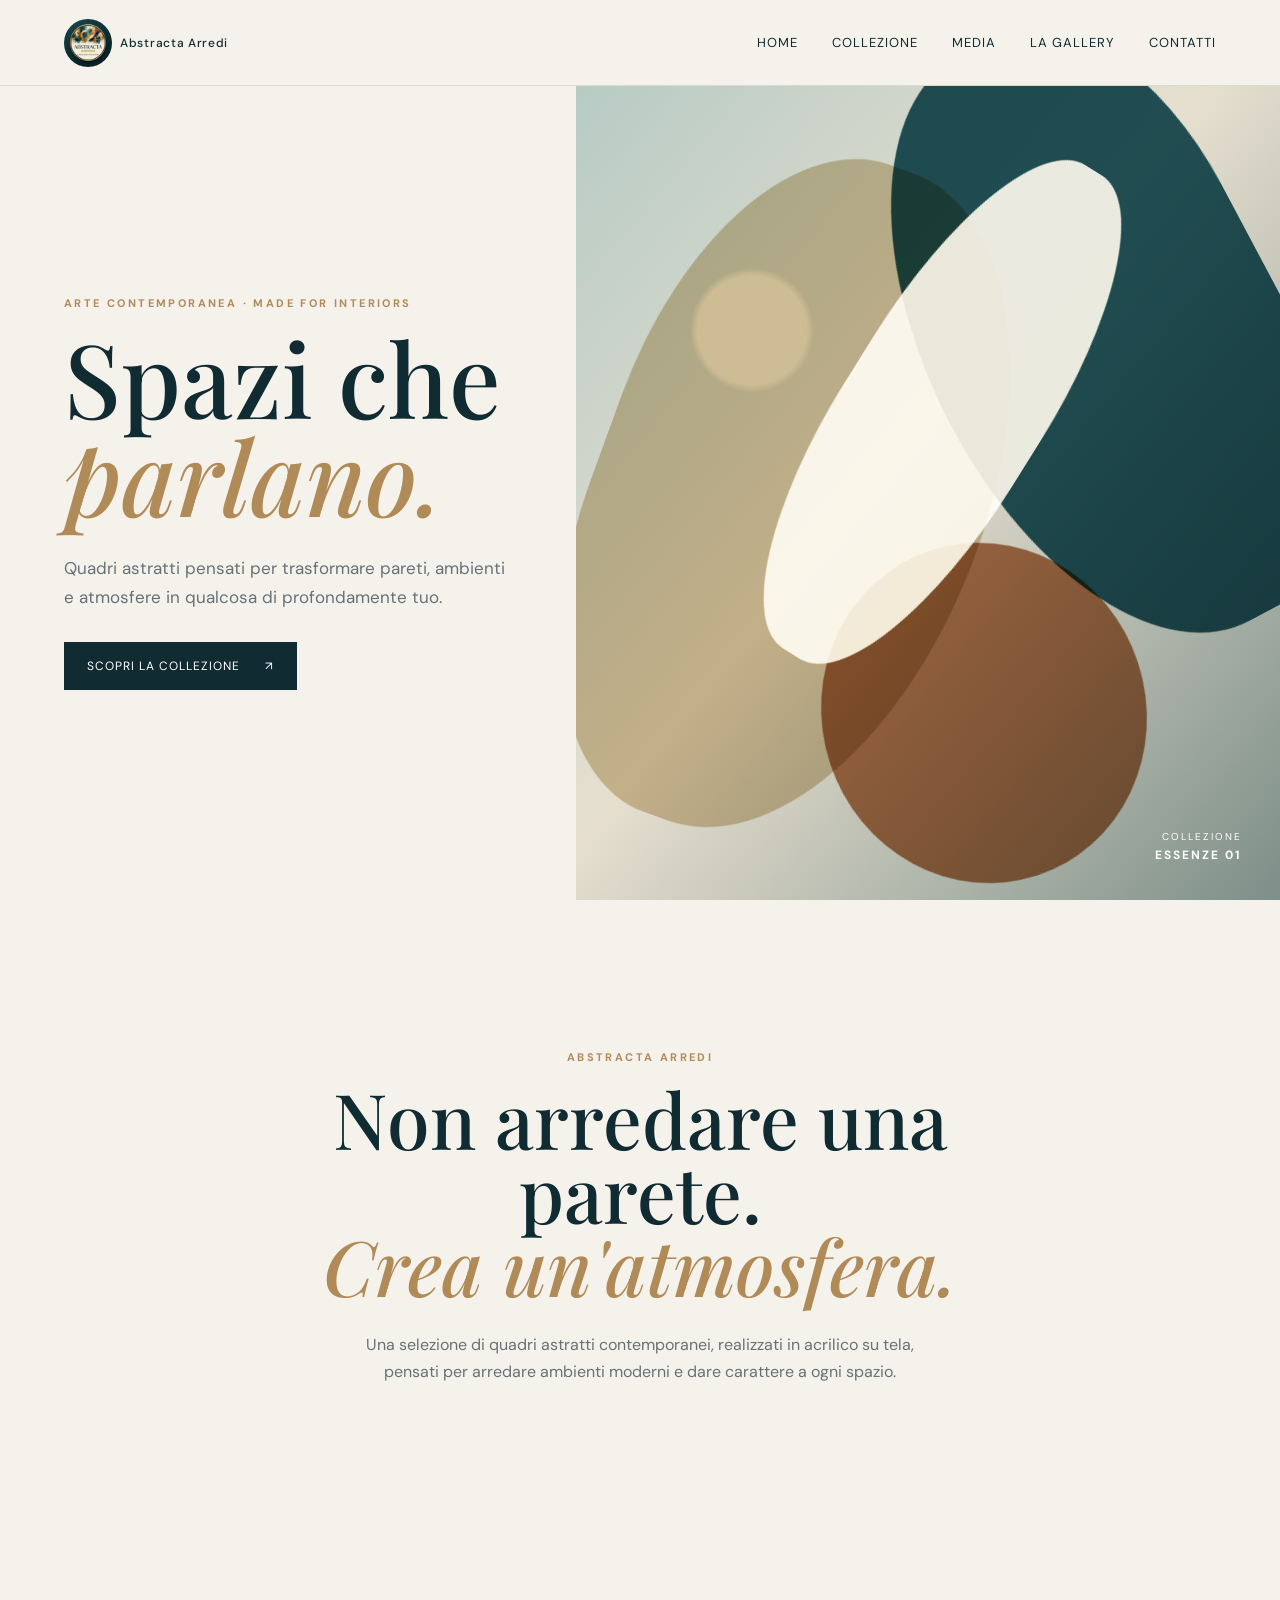
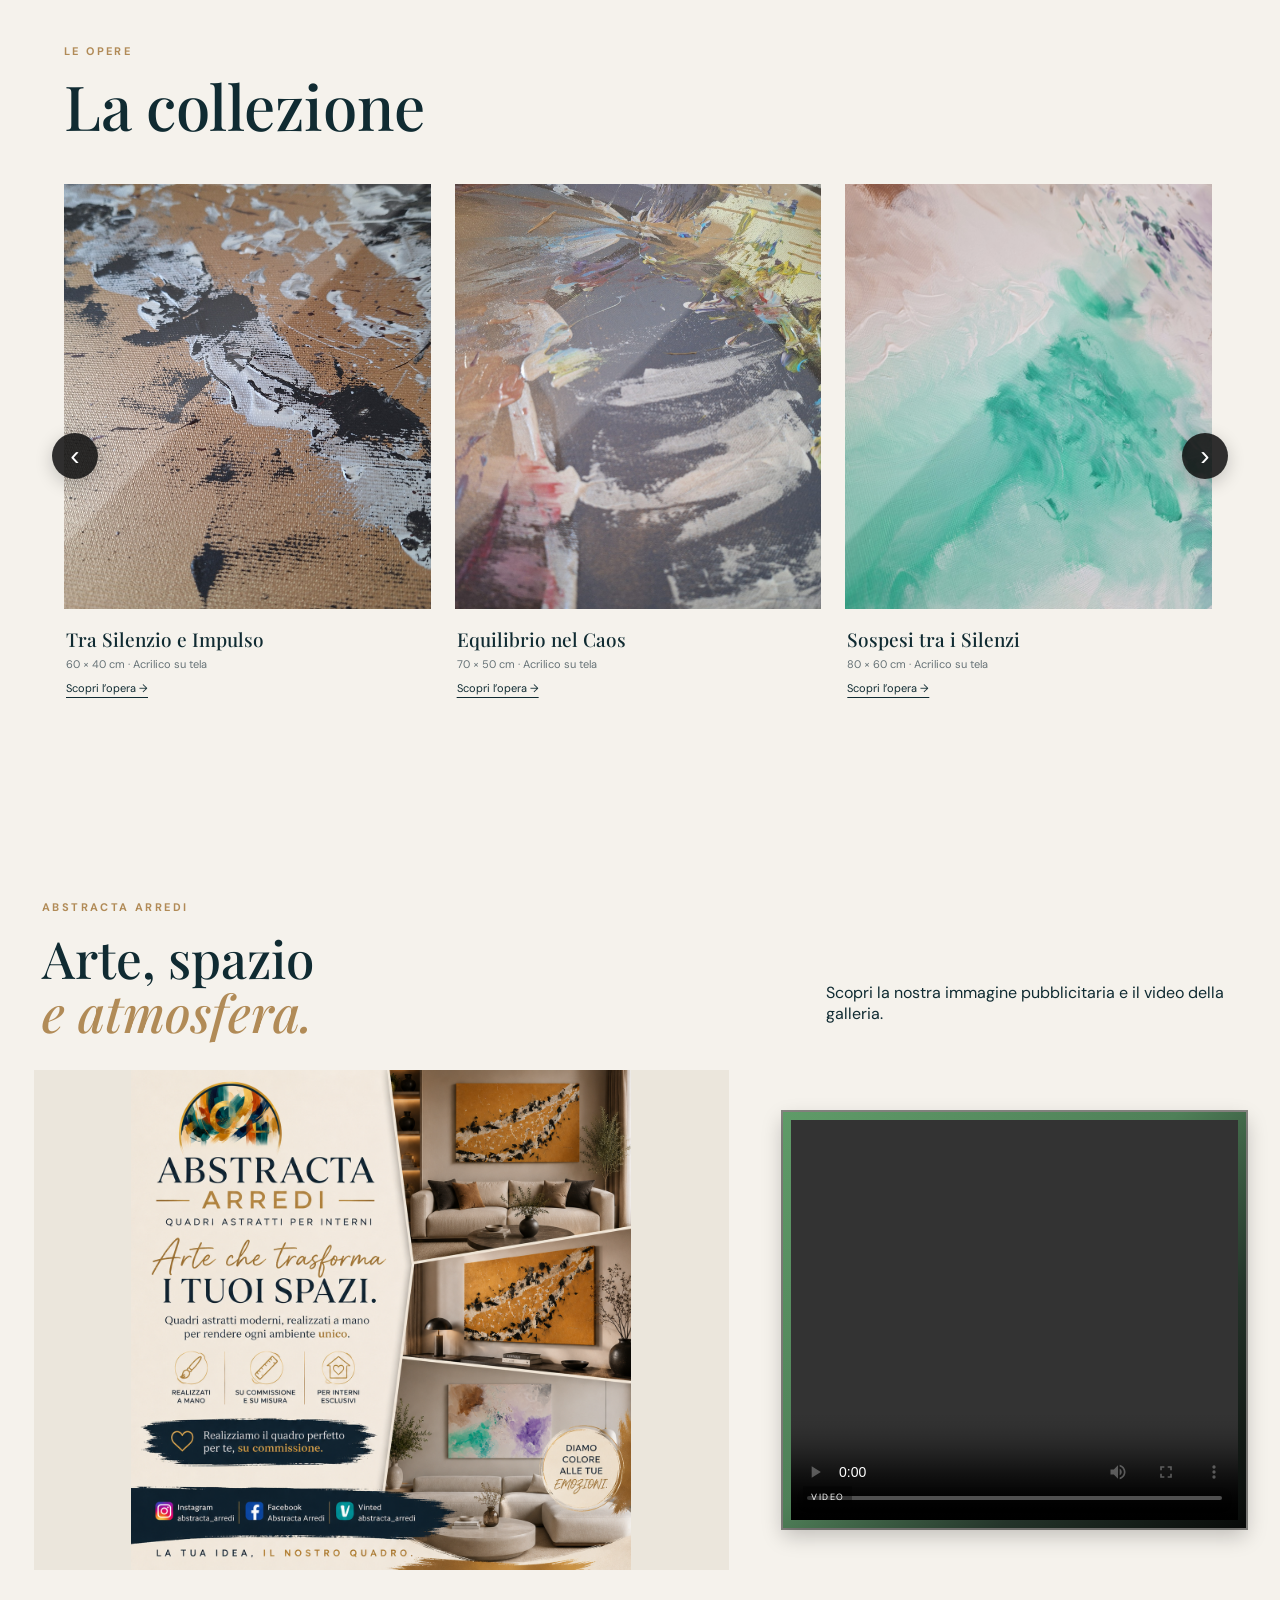
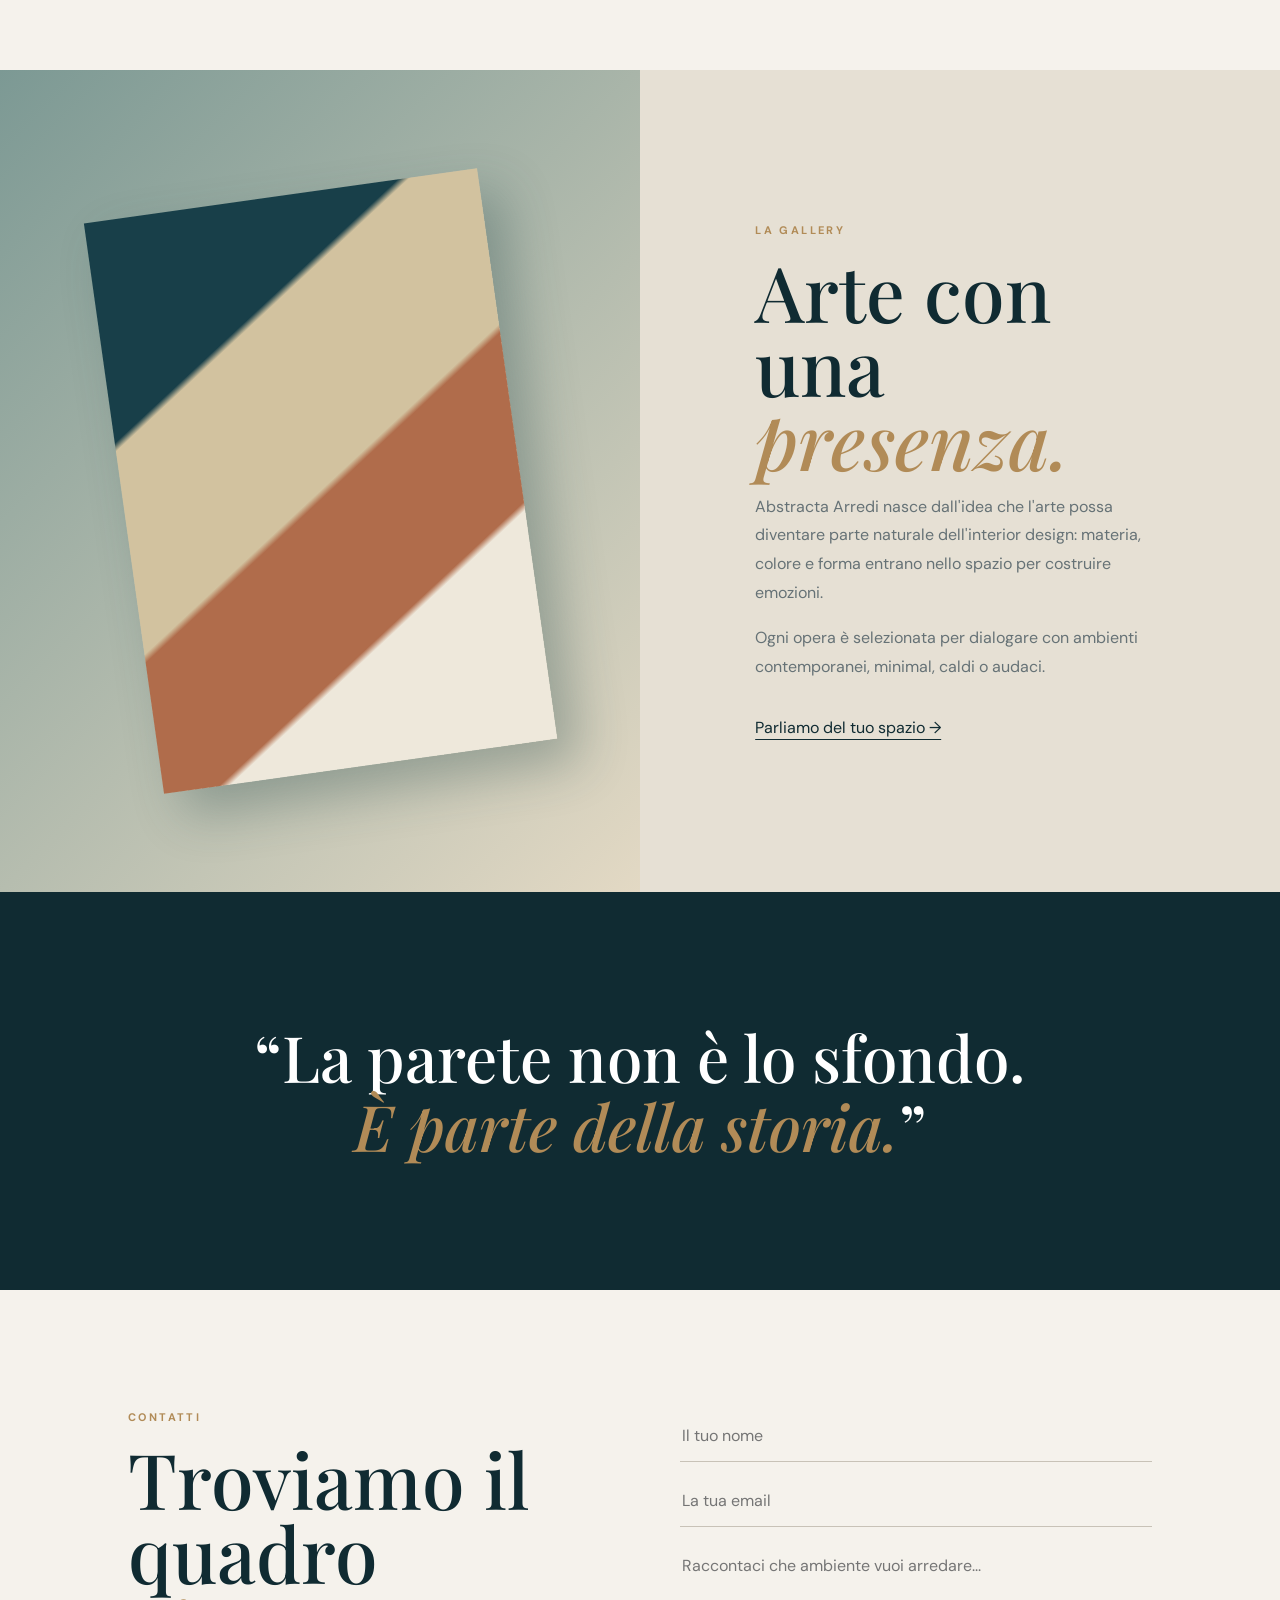
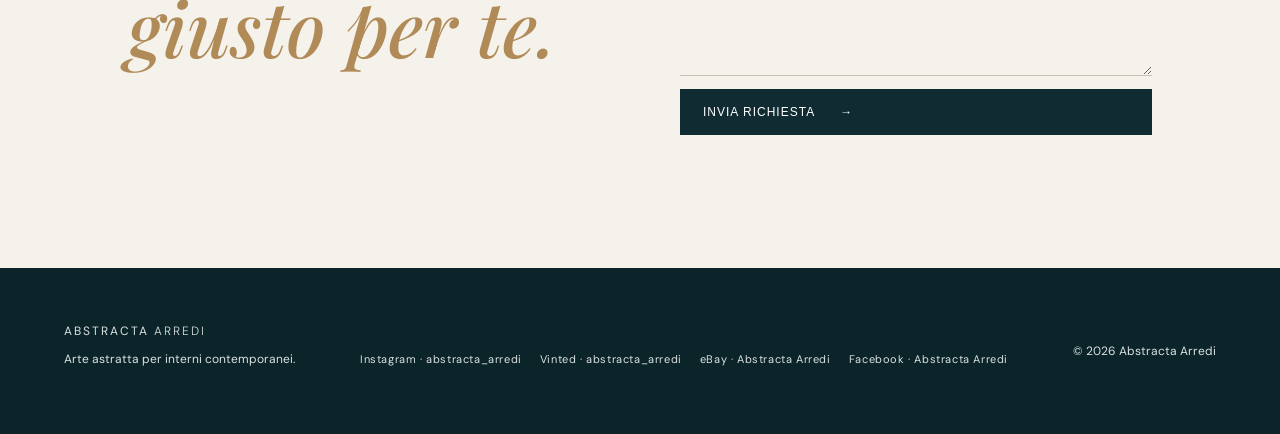
<file: index.html>
<!DOCTYPE html>
<html lang="it">
<head>
  <meta charset="UTF-8">
  <meta name="viewport" content="width=device-width, initial-scale=1.0">
  <meta name="description" content="Abstracta Arredi: quadri astratti contemporanei e opere in acrilico su tela pensate per arredare soggiorni, camere e spazi moderni. Scopri la collezione.">
  <title>Abstracta Arredi | Quadri astratti contemporanei per interni</title>
  <meta name="robots" content="index, follow">
  <link rel="canonical" href="https://abstracta-arredi.github.io/Abstracta-Arredi/">
  <meta property="og:type" content="website">
  <meta property="og:title" content="Abstracta Arredi | Quadri astratti contemporanei per interni">
  <meta property="og:description" content="Scopri quadri astratti contemporanei e opere in acrilico su tela pensate per trasformare gli ambienti.">
  <meta property="og:url" content="https://abstracta-arredi.github.io/Abstracta-Arredi/">
  <meta property="og:site_name" content="Abstracta Arredi">
  <link rel="preconnect" href="https://fonts.googleapis.com">
  <link rel="preconnect" href="https://fonts.gstatic.com" crossorigin>
  <link href="https://fonts.googleapis.com/css2?family=DM+Sans:wght@400;500;600;700&family=Playfair+Display:wght@500;600&display=swap" rel="stylesheet">
  <link rel="stylesheet" href="style.css">
  <style>
    /* Carosello collezione */
    .collection .products-wrap{position:relative;width:100%;}
    .collection .products{display:flex !important;flex-wrap:nowrap !important;overflow:hidden !important;gap:24px;scroll-behavior:smooth;scroll-snap-type:x mandatory;padding:4px 2px 18px;box-sizing:border-box;}
    .collection .product-card{flex:0 0 calc((100% - 48px)/3);min-width:0;scroll-snap-align:start;box-sizing:border-box;}
    .collection .product-img img{display:block;width:100%;height:100%;object-fit:cover;}
    .collection .carousel-arrow{position:absolute;top:50%;transform:translateY(-50%);z-index:5;width:46px;height:46px;border:0;border-radius:50%;background:rgba(20,20,20,.88);color:#fff;font-size:28px;line-height:1;cursor:pointer;display:flex;align-items:center;justify-content:center;box-shadow:0 5px 18px rgba(0,0,0,.2);}
    .collection .carousel-arrow:hover{transform:translateY(-50%) scale(1.06);}
    .collection .carousel-prev{left:-12px;}
    .collection .carousel-next{right:-12px;}
    @media (max-width:900px){
      .collection .product-card{flex-basis:calc((100% - 24px)/2);}
    }
    @media (max-width:600px){
      .collection .products{gap:14px;padding-left:0;padding-right:0;}
      .collection .product-card{flex-basis:100%;}
      .collection .carousel-arrow{width:40px;height:40px;font-size:24px;}
      .collection .carousel-prev{left:6px;}
      .collection .carousel-next{right:6px;}
    }
  </style>

  <script type="application/ld+json">
  {
    "@context": "https://schema.org",
    "@type": "CollectionPage",
    "name": "Abstracta Arredi",
    "url": "https://abstracta-arredi.github.io/Abstracta-Arredi/",
    "description": "Quadri astratti contemporanei e opere in acrilico su tela pensate per arredare interni moderni.",
    "inLanguage": "it-IT",
    "isPartOf": {
      "@type": "WebSite",
      "name": "Abstracta Arredi",
      "url": "https://abstracta-arredi.github.io/Abstracta-Arredi/"
    }
  }
  </script>
</head>
<body>
<header class="site-header">
  <a class="brand logo-only" href="#home" aria-label="Abstracta Arredi home">
    <img src="images/logo.jpg" alt="Abstracta Arredi"><span class="brand-name">Abstracta Arredi</span>
  </a>
  <nav id="nav">
    <a href="#home">Home</a><a href="#collezione">Collezione</a><a href="#media">Media</a><a href="#about">La Gallery</a><a href="#contatti">Contatti</a>
  </nav>
  <button class="menu" id="menu" aria-label="Apri menu">☰</button>
</header>

<main id="home">
<section class="hero">
  <div class="hero-copy">
    <p class="eyebrow">ARTE CONTEMPORANEA · MADE FOR INTERIORS</p>
    <h1>Spazi che<br><em>parlano.</em></h1>
    <p class="lead">Quadri astratti pensati per trasformare pareti, ambienti e atmosfere in qualcosa di profondamente tuo.</p>
    <a class="btn" href="#collezione">Scopri la collezione <span>↗</span></a>
  </div>
  <div class="hero-art">
    <div class="art-shape s1"></div><div class="art-shape s2"></div><div class="art-shape s3"></div><div class="art-shape s4"></div>
    <div class="art-label">COLLEZIONE<br><b>ESSENZE 01</b></div>
  </div>
</section>



<section class="intro">
  <p class="eyebrow">ABSTRACTA ARREDI</p>
  <h2>Non arredare una parete.<br><em>Crea un'atmosfera.</em></h2>
  <p>Una selezione di quadri astratti contemporanei, realizzati in acrilico su tela, pensati per arredare ambienti moderni e dare carattere a ogni spazio.</p>
</section>

<section id="collezione" class="collection">
  <div class="section-head"><div><p class="eyebrow">LE OPERE</p><h2>La collezione</h2></div></div>
  <div class="products-wrap">
    <button class="carousel-arrow carousel-prev" type="button" aria-label="Opera precedente">‹</button>
    <div class="products" id="collectionCarousel">
      <a class="product-card" href="tra-silenzio-e-impulso.html">
        <div class="product-img real-art"><img src="images/silenzio-dettaglio.jpg" alt="Quadro astratto Tra Silenzio e Impulso, acrilico su tela, 60 x 40 cm"></div>
        <div class="product-info"><div><h3>Tra Silenzio e Impulso</h3><p>60 × 40 cm · Acrilico su tela</p><span class="details-link">Scopri l’opera →</span></div></div>
      </a>
      <a class="product-card" href="equilibrio-nel-caos.html">
        <div class="product-img real-art"><img src="images/equilibrio.jpg" alt="Quadro astratto Equilibrio nel Caos, acrilico su tela, 70 x 50 cm"></div>
        <div class="product-info"><div><h3>Equilibrio nel Caos</h3><p>70 × 50 cm · Acrilico su tela</p><span class="details-link">Scopri l’opera →</span></div></div>
      </a>
      <a class="product-card" href="sospesi-tra-i-silenzi.html">
        <div class="product-img real-art"><img src="images/sospesi.jpg" alt="Quadro astratto Sospesi tra i Silenzi, acrilico su tela, 80 x 60 cm"></div>
        <div class="product-info"><div><h3>Sospesi tra i Silenzi</h3><p>80 × 60 cm · Acrilico su tela</p><span class="details-link">Scopri l’opera →</span></div></div>
      </a>
      <a class="product-card" href="oltre-il-confine.html">
        <div class="product-img real-art"><img src="images/oltre-il-confine.jpg" alt="Oltre il Confine, acrilico su tela, 100 x 70 cm"></div>
        <div class="product-info"><div><h3>Oltre il Confine</h3><p>100 × 70 cm · Acrilico su tela</p><span class="details-link">Scopri l’opera →</span></div></div>
      </a>
    </div>
    <button class="carousel-arrow carousel-next" type="button" aria-label="Opera successiva">›</button>
  </div>
</section>
<section class="media-showcase" id="media">
  <div class="section-head media-head">
    <div>
      <p class="eyebrow">ABSTRACTA ARREDI</p>
      <h2>Arte, spazio<br><em>e atmosfera.</em></h2>
    </div>
    <p class="media-intro">Scopri la nostra immagine pubblicitaria e il video della galleria.</p>
  </div>
  <div class="media-pair">
    <a class="ad-panel" href="images/pozxd.jpg" target="_blank" rel="noopener">
      <img src="images/pozxd.jpg" alt="Pubblicità Abstracta Arredi, quadri astratti per arredamento contemporaneo">
    </a>
    <div class="video-panel">
      <video controls playsinline preload="metadata">
        <source src="images/video-pubblicitario.mp4" type="video/mp4">
        Il tuo browser non supporta il video.
      </video>
      <span class="video-badge">VIDEO</span>
    </div>
  </div>
</section>




<section id="about" class="about">
  <div class="about-image"><div class="mini-art"></div></div>
  <div class="about-copy">
    <p class="eyebrow">LA GALLERY</p>
    <h2>Arte con una<br><em>presenza.</em></h2>
    <p>Abstracta Arredi nasce dall'idea che l'arte possa diventare parte naturale dell'interior design: materia, colore e forma entrano nello spazio per costruire emozioni.</p>
    <p>Ogni opera è selezionata per dialogare con ambienti contemporanei, minimal, caldi o audaci.</p>
    <a class="text-link" href="#contatti">Parliamo del tuo spazio →</a>
  </div>
</section>

<section class="manifesto"><p>“La parete non è lo sfondo.<br><em>È parte della storia.</em>”</p></section>

<section id="contatti" class="contact">
  <div><p class="eyebrow">CONTATTI</p><h2>Troviamo il quadro<br><em>giusto per te.</em></h2></div>
  <form id="contactForm">
    <input required name="name" placeholder="Il tuo nome">
    <input required type="email" name="email" placeholder="La tua email">
    <textarea required name="message" rows="5" placeholder="Raccontaci che ambiente vuoi arredare..."></textarea>
    <button class="btn" type="submit">Invia richiesta <span>→</span></button>
    <small id="formMsg"></small>
  </form>
</section>
</main>

<footer>
  <div class="footer-main">
    <div class="footer-brand">ABSTRACTA <span>ARREDI</span></div>
    <p>Arte astratta per interni contemporanei.</p>
  </div>
  <div class="social-footer">
    <a href="https://www.instagram.com/abstracta_arredi?igsi=YnFtbjFkZHp2MTc0" target="_blank" rel="noopener noreferrer" aria-label="Instagram" onclick="event.preventDefault(); event.stopImmediatePropagation(); window.open(this.href, '_blank', 'noopener,noreferrer'); return false;">Instagram · abstracta_arredi</a>
    <a href="https://www.vinted.it/member/3165218618" target="_blank" rel="noopener noreferrer" aria-label="Vinted" onclick="event.preventDefault(); event.stopImmediatePropagation(); window.open(this.href, '_blank', 'noopener,noreferrer'); return false;">Vinted · abstracta_arredi</a>
    <a href="https://www.ebay.it/usr/abstracta.quadr1" target="_blank" rel="noopener noreferrer" aria-label="eBay" onclick="event.preventDefault(); event.stopImmediatePropagation(); window.open(this.href, '_blank', 'noopener,noreferrer'); return false;">eBay · Abstracta Arredi</a>
    <a href="https://www.facebook.com/share/1MNGufJWpF/" target="_blank" rel="noopener noreferrer" aria-label="Facebook" onclick="event.preventDefault(); event.stopImmediatePropagation(); window.open(this.href, '_blank', 'noopener,noreferrer'); return false;">Facebook · Abstracta Arredi</a>
  </div>
  <div class="footer-copy">© 2026 Abstracta Arredi</div>
</footer>

<script>
(function(){
  const carousel=document.getElementById('collectionCarousel');
  if(!carousel) return;
  const prev=document.querySelector('.carousel-prev');
  const next=document.querySelector('.carousel-next');
  function move(dir){
    const card=carousel.querySelector('.product-card');
    if(!card) return;
    const gap=parseFloat(getComputedStyle(carousel).gap)||0;
    const amount=card.getBoundingClientRect().width+gap;
    carousel.scrollBy({left:dir*amount,behavior:'smooth'});
  }
  prev.addEventListener('click',()=>move(-1));
  next.addEventListener('click',()=>move(1));
  carousel.addEventListener('wheel',e=>{
    if(Math.abs(e.deltaY)>Math.abs(e.deltaX)){
      e.preventDefault();
      carousel.scrollLeft += e.deltaY;
    }
  },{passive:false});
})();
</script>
</body>
</html>
</file>
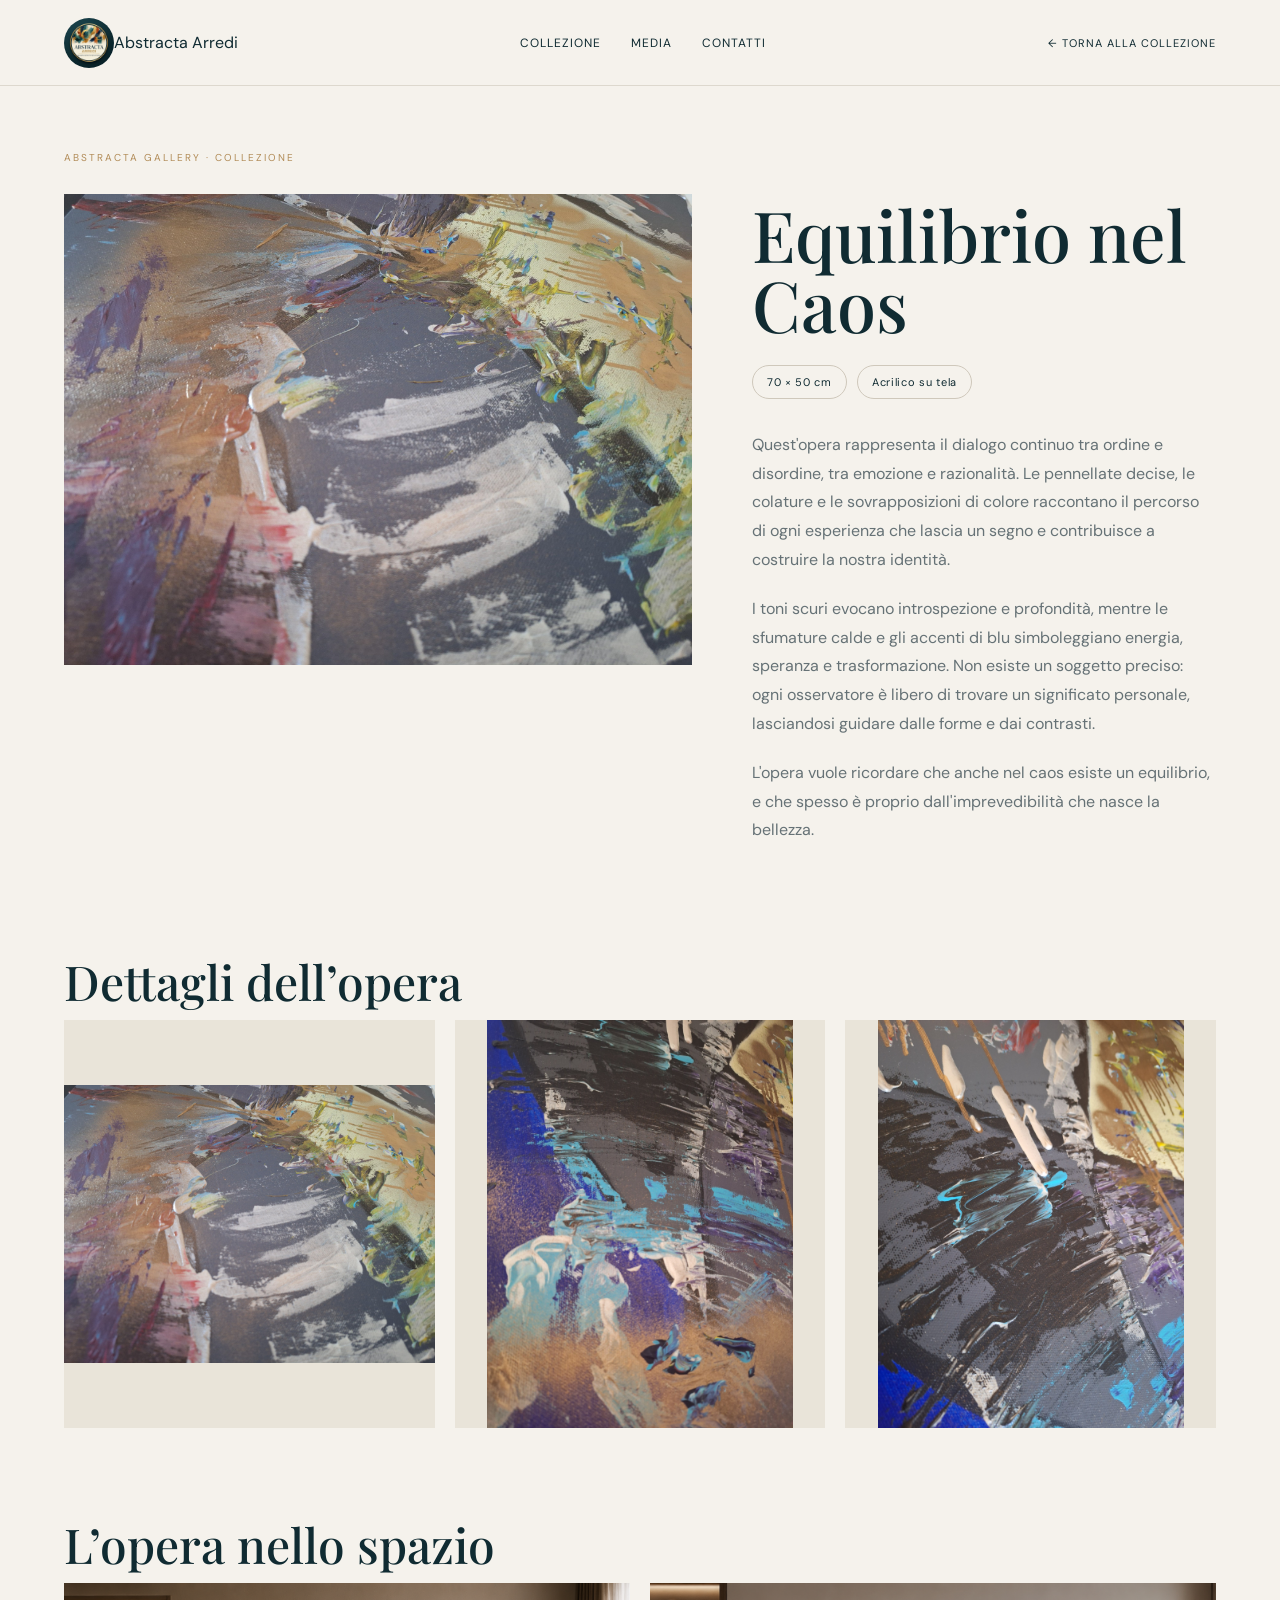
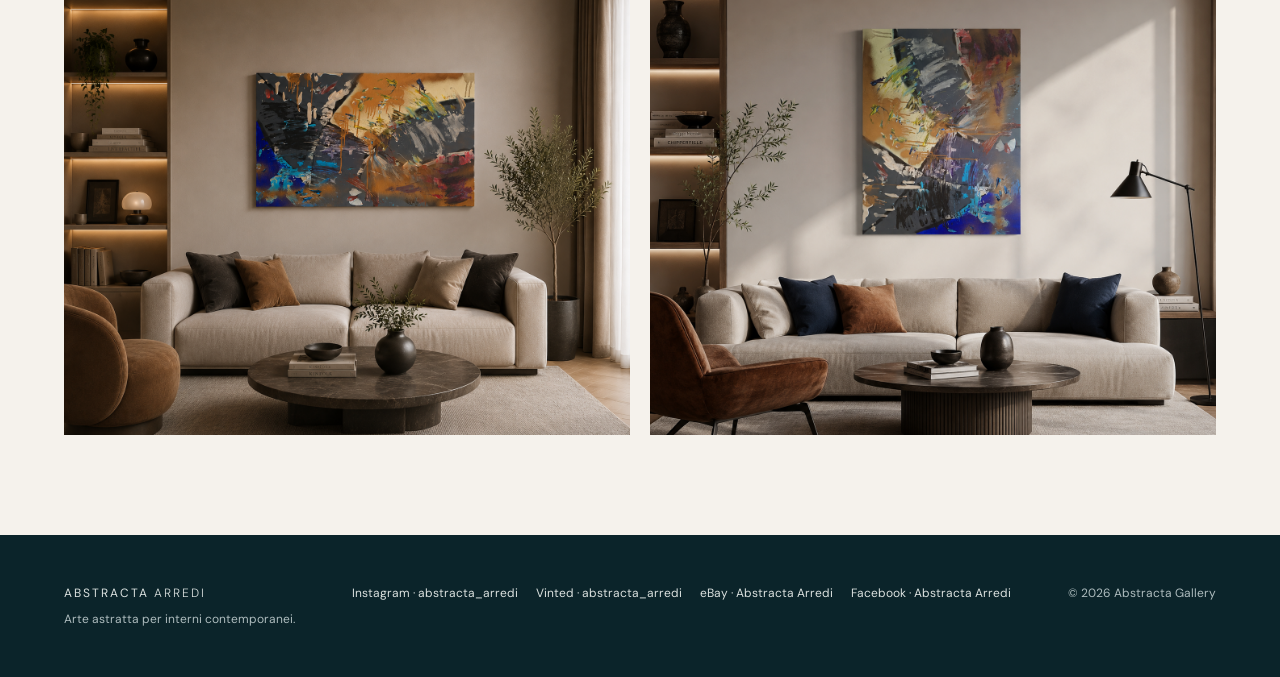
<file: equilibrio-nel-caos.html>
<!DOCTYPE html>
<html lang="it"><head><meta charset="UTF-8"><meta name="viewport" content="width=device-width,initial-scale=1.0">
<meta name="description" content="Equilibrio nel Caos | Abstracta Gallery">
<title>Equilibrio nel Caos | Abstracta Gallery</title>
<link rel="preconnect" href="https://fonts.googleapis.com"><link rel="preconnect" href="https://fonts.gstatic.com" crossorigin>
<link href="https://fonts.googleapis.com/css2?family=DM+Sans:wght@400;500;600;700&family=Playfair+Display:wght@500;600&display=swap" rel="stylesheet">
<link rel="stylesheet" href="detail.css"></head><body>
<header class="site-header"><a class="brand logo-only" href="index.html"><img src="images/logo.jpg" alt="Abstracta Arredi"><span class="brand-name">Abstracta Arredi</span></a>
<nav><a href="index.html#collezione">Collezione</a><a href="index.html#media">Media</a><a href="index.html#contatti">Contatti</a></nav><a class="back" href="index.html#collezione">← Torna alla collezione</a></header>
<main class="detail"><div class="crumb">Abstracta Gallery · Collezione</div>
<div class="detail-grid"><div class="main-photo"><img src="images/equilibrio.jpg" alt="Equilibrio nel Caos"></div>
<div class="info"><h1>Equilibrio nel Caos</h1><div class="meta"><span class="pill">70 × 50 cm</span><span class="pill">Acrilico su tela</span></div>
<div class="desc"><p>Quest'opera rappresenta il dialogo continuo tra ordine e disordine, tra emozione e razionalità. Le pennellate decise, le colature e le sovrapposizioni di colore raccontano il percorso di ogni esperienza che lascia un segno e contribuisce a costruire la nostra identità.</p><p>I toni scuri evocano introspezione e profondità, mentre le sfumature calde e gli accenti di blu simboleggiano energia, speranza e trasformazione. Non esiste un soggetto preciso: ogni osservatore è libero di trovare un significato personale, lasciandosi guidare dalle forme e dai contrasti.</p><p>L'opera vuole ricordare che anche nel caos esiste un equilibrio, e che spesso è proprio dall'imprevedibilità che nasce la bellezza.</p></div></div></div>
<section class="gallery"><h2>Dettagli dell’opera</h2><div class="gallery-grid">
<a href="images/equilibrio.jpg" target="_blank"><img src="images/equilibrio.jpg" alt="Equilibrio nel Caos"></a>
<a href="images/equilibrio-2.jpg" target="_blank"><img src="images/equilibrio-2.jpg" alt="Equilibrio nel Caos"></a>
<a href="images/equilibrio-3.jpg" target="_blank"><img src="images/equilibrio-3.jpg" alt="Equilibrio nel Caos"></a>
</div></section>
<section class="ambient"><h2>L’opera nello spazio</h2><div class="ambient-grid"><img src="images/equilibrio-ambientazione.jpg" alt="Equilibrio nel Caos ambientato in un interno">
<img src="images/equilibrio-ambientazione-2.jpg" alt="Equilibrio nel Caos ambientato in un interno"></div></section></main>
<footer>
  <div class="footer-main">
    <div class="footer-brand">ABSTRACTA <span>ARREDI</span></div>
    <p>Arte astratta per interni contemporanei.</p>
  </div>
  <div class="social-footer">
    <a href="#" aria-label="Instagram">Instagram · abstracta_arredi</a>
    <a href="#" aria-label="Vinted">Vinted · abstracta_arredi</a>
    <a href="#" aria-label="eBay">eBay · Abstracta Arredi</a>
    <a href="#" aria-label="Facebook">Facebook · Abstracta Arredi</a>
  </div>
  <div class="footer-copy">© 2026 Abstracta Gallery</div>
</footer>
</body></html>
</file>
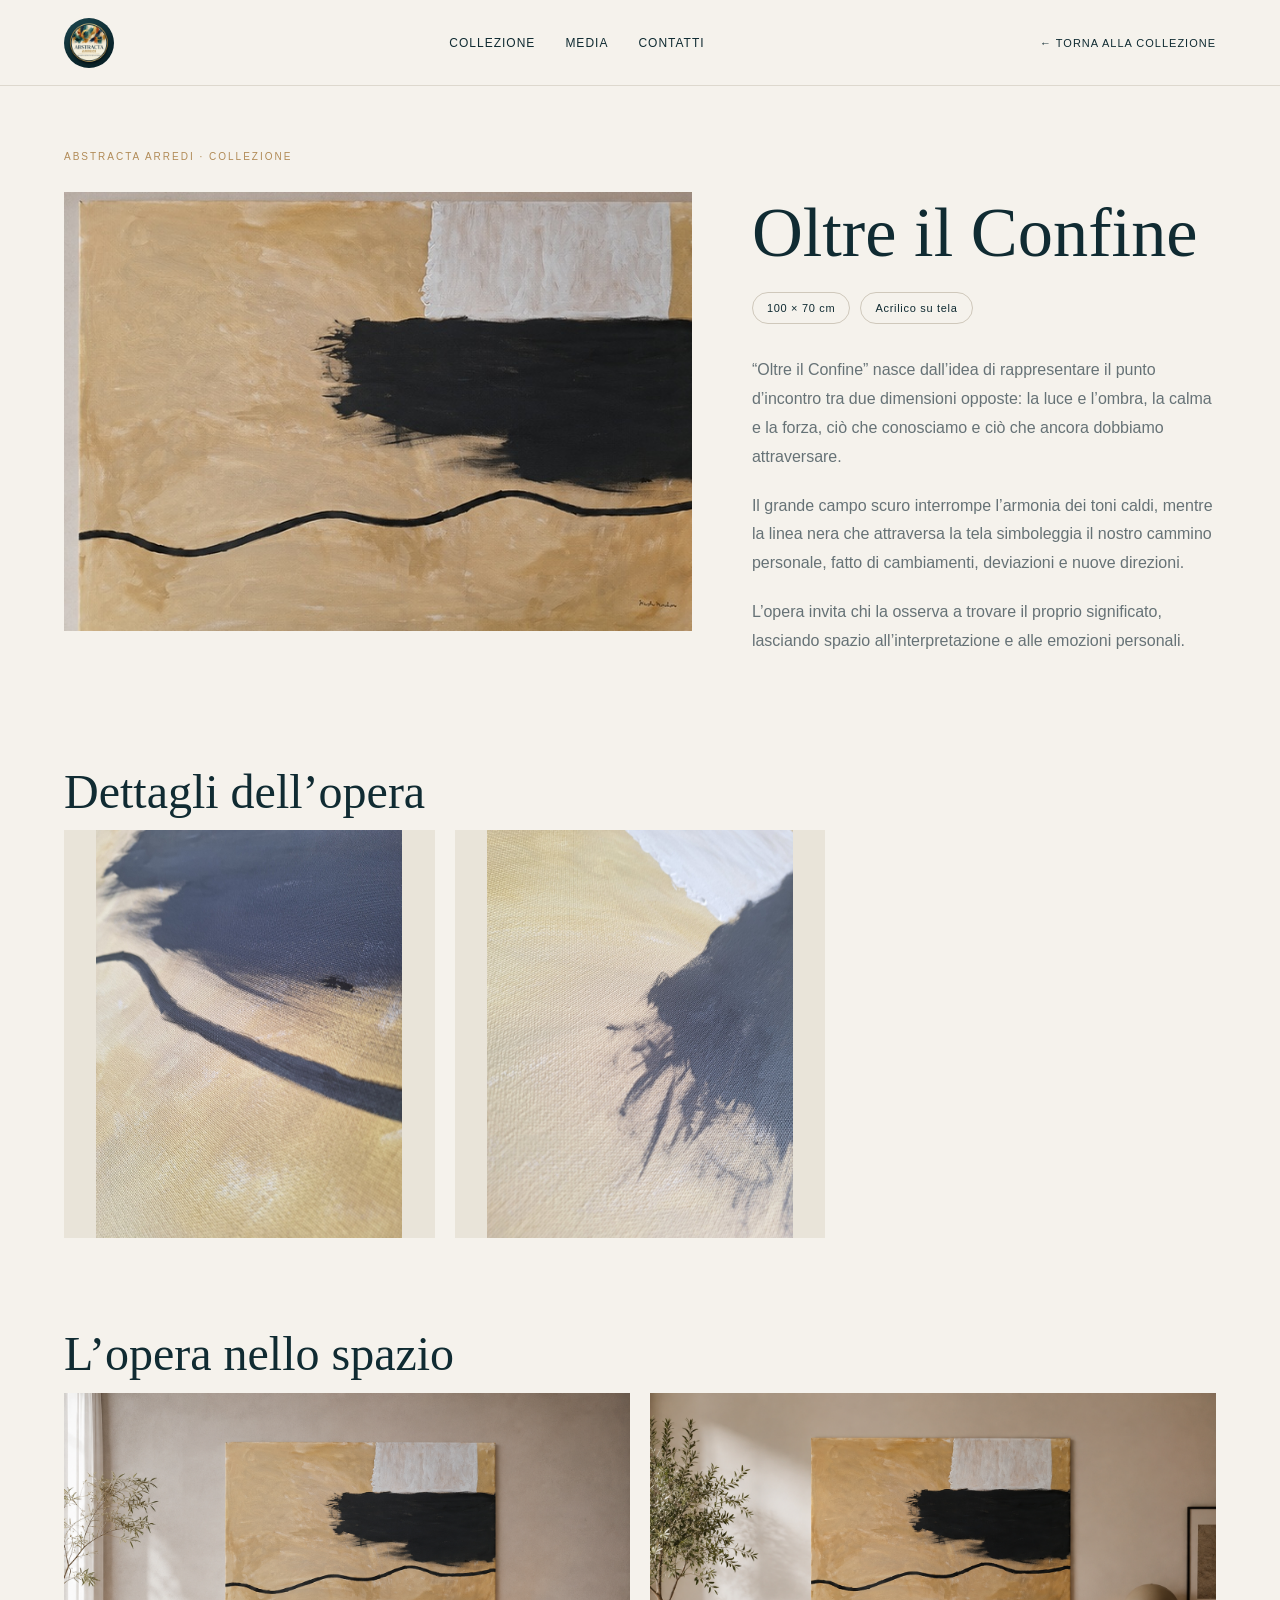
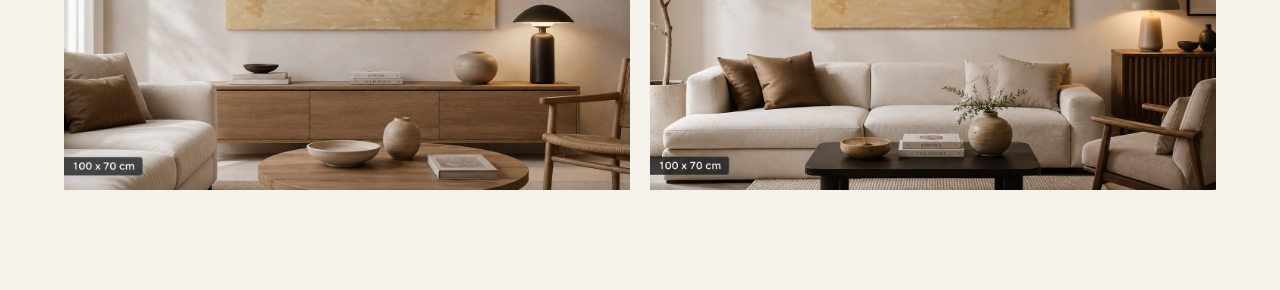
<file: oltre-il-confine.html>
<!DOCTYPE html>
<html lang="it">
<head>
  <meta charset="UTF-8">
  <meta name="viewport" content="width=device-width, initial-scale=1.0">
  <meta name="description" content="Oltre il Confine | Abstracta Arredi">
  <title>Oltre il Confine | Abstracta Arredi</title>
  <link rel="stylesheet" href="detail.css">
</head>

<body>
<header class="site-header">
  <a class="brand logo-only" href="index.html" aria-label="Abstracta Arredi">
    <img src="images/logo.jpg" alt="Abstracta Arredi">
  </a>

  <nav>
    <a href="index.html#collezione">Collezione</a>
    <a href="index.html#media">Media</a>
    <a href="index.html#contatti">Contatti</a>
  </nav>

  <a class="back" href="index.html#collezione">← Torna alla collezione</a>
</header>

<main class="detail">
  <div class="crumb">Abstracta Arredi · Collezione</div>

  <div class="detail-grid">
    <div class="main-photo">
      <img src="images/oltre-il-confine.jpg" alt="Oltre il Confine">
    </div>

    <div class="info">
      <h1>Oltre il Confine</h1>

      <div class="meta">
        <span class="pill">100 × 70 cm</span>
        <span class="pill">Acrilico su tela</span>
      </div>

      <div class="desc">
        <p>“Oltre il Confine” nasce dall’idea di rappresentare il punto d’incontro tra due dimensioni opposte: la luce e l’ombra, la calma e la forza, ciò che conosciamo e ciò che ancora dobbiamo attraversare.</p>
        <p>Il grande campo scuro interrompe l’armonia dei toni caldi, mentre la linea nera che attraversa la tela simboleggia il nostro cammino personale, fatto di cambiamenti, deviazioni e nuove direzioni.</p>
        <p>L’opera invita chi la osserva a trovare il proprio significato, lasciando spazio all’interpretazione e alle emozioni personali.</p>
      </div>
    </div>
  </div>

  <section class="gallery">
    <h2>Dettagli dell’opera</h2>

    <div class="gallery-grid">
      <a href="images/oltre-il-confine-dettaglio-1.jpg" target="_blank" rel="noopener">
        <img src="images/oltre-il-confine-dettaglio-1.jpg" alt="Dettaglio di Oltre il Confine">
      </a>

      <a href="images/oltre-il-confine-dettaglio-2.jpg" target="_blank" rel="noopener">
        <img src="images/oltre-il-confine-dettaglio-2.jpg" alt="Dettaglio di Oltre il Confine">
      </a>
    </div>
  </section>

  <section class="ambient">
    <h2>L’opera nello spazio</h2>

    <div class="ambient-grid">
      <img src="images/oltre-il-confine-ambientazione-1.png"
           alt="Oltre il Confine nell'ambiente, ambientazione 1">

      <img src="images/oltre-il-confine-ambientazione-2.png"
           alt="Oltre il Confine nell'ambiente, ambientazione 2">
    </div>
  </section>
</main>

</body>
</html>
</file>
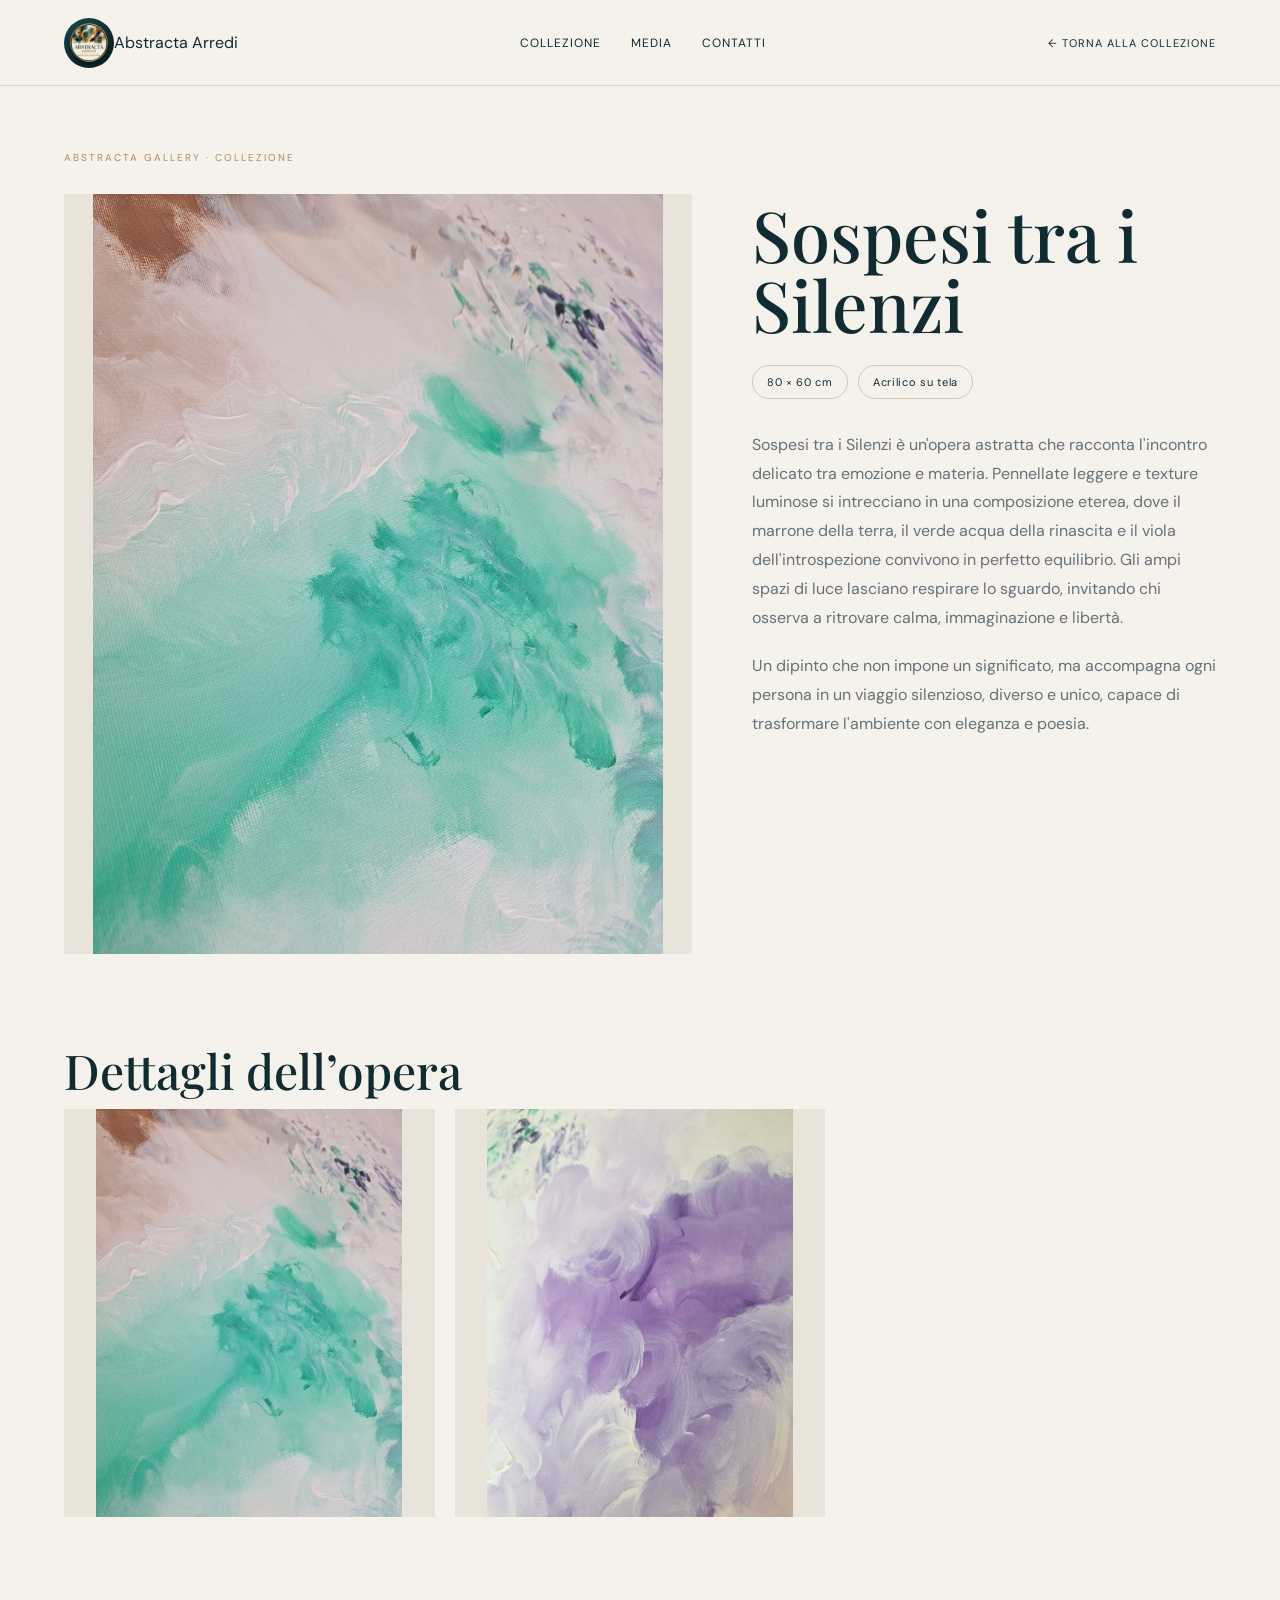
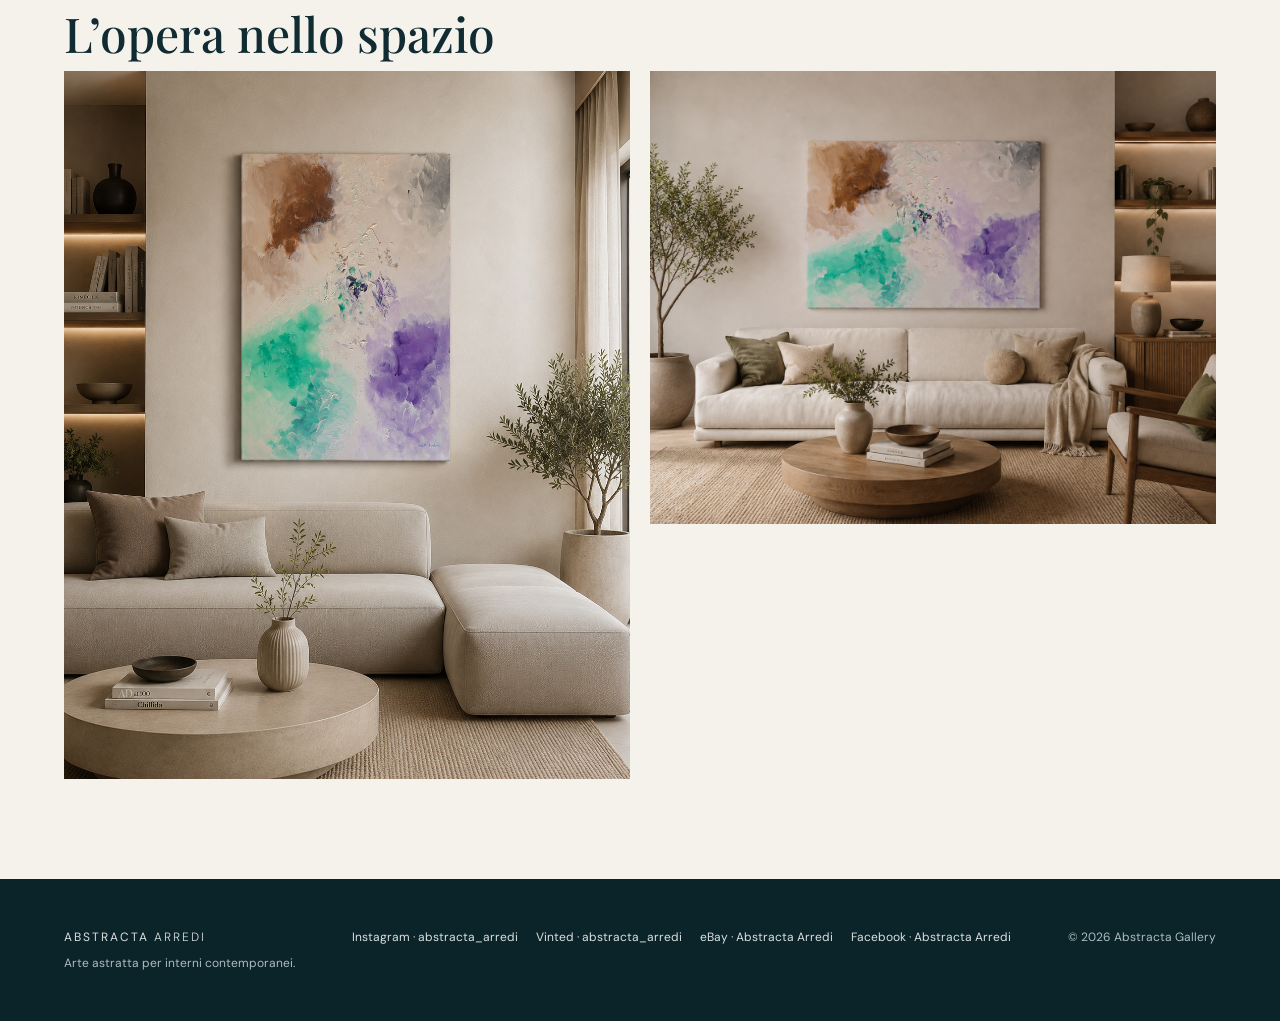
<file: sospesi-tra-i-silenzi.html>
<!DOCTYPE html>
<html lang="it"><head><meta charset="UTF-8"><meta name="viewport" content="width=device-width,initial-scale=1.0">
<meta name="description" content="Sospesi tra i Silenzi | Abstracta Gallery">
<title>Sospesi tra i Silenzi | Abstracta Gallery</title>
<link rel="preconnect" href="https://fonts.googleapis.com"><link rel="preconnect" href="https://fonts.gstatic.com" crossorigin>
<link href="https://fonts.googleapis.com/css2?family=DM+Sans:wght@400;500;600;700&family=Playfair+Display:wght@500;600&display=swap" rel="stylesheet">
<link rel="stylesheet" href="detail.css"></head><body>
<header class="site-header"><a class="brand logo-only" href="index.html"><img src="images/logo.jpg" alt="Abstracta Arredi"><span class="brand-name">Abstracta Arredi</span></a>
<nav><a href="index.html#collezione">Collezione</a><a href="index.html#media">Media</a><a href="index.html#contatti">Contatti</a></nav><a class="back" href="index.html#collezione">← Torna alla collezione</a></header>
<main class="detail"><div class="crumb">Abstracta Gallery · Collezione</div>
<div class="detail-grid"><div class="main-photo"><img src="images/sospesi.jpg" alt="Sospesi tra i Silenzi"></div>
<div class="info"><h1>Sospesi tra i Silenzi</h1><div class="meta"><span class="pill">80 × 60 cm</span><span class="pill">Acrilico su tela</span></div>
<div class="desc"><p>Sospesi tra i Silenzi è un'opera astratta che racconta l'incontro delicato tra emozione e materia. Pennellate leggere e texture luminose si intrecciano in una composizione eterea, dove il marrone della terra, il verde acqua della rinascita e il viola dell'introspezione convivono in perfetto equilibrio. Gli ampi spazi di luce lasciano respirare lo sguardo, invitando chi osserva a ritrovare calma, immaginazione e libertà.</p><p>Un dipinto che non impone un significato, ma accompagna ogni persona in un viaggio silenzioso, diverso e unico, capace di trasformare l'ambiente con eleganza e poesia.</p></div></div></div>
<section class="gallery"><h2>Dettagli dell’opera</h2><div class="gallery-grid">
<a href="images/sospesi.jpg" target="_blank"><img src="images/sospesi.jpg" alt="Sospesi tra i Silenzi"></a>
<a href="images/sospesi-2.jpg" target="_blank"><img src="images/sospesi-2.jpg" alt="Sospesi tra i Silenzi"></a>
</div></section>
<section class="ambient"><h2>L’opera nello spazio</h2><div class="ambient-grid"><img src="images/sospesi-ambientazione.jpg" alt="Sospesi tra i Silenzi ambientato in un interno">
<img src="images/sospesi-ambientazione-2.jpg" alt="Sospesi tra i Silenzi ambientato in un interno"></div></section></main>
<footer>
  <div class="footer-main">
    <div class="footer-brand">ABSTRACTA <span>ARREDI</span></div>
    <p>Arte astratta per interni contemporanei.</p>
  </div>
  <div class="social-footer">
    <a href="#" aria-label="Instagram">Instagram · abstracta_arredi</a>
    <a href="#" aria-label="Vinted">Vinted · abstracta_arredi</a>
    <a href="#" aria-label="eBay">eBay · Abstracta Arredi</a>
    <a href="#" aria-label="Facebook">Facebook · Abstracta Arredi</a>
  </div>
  <div class="footer-copy">© 2026 Abstracta Gallery</div>
</footer>
</body></html>
</file>
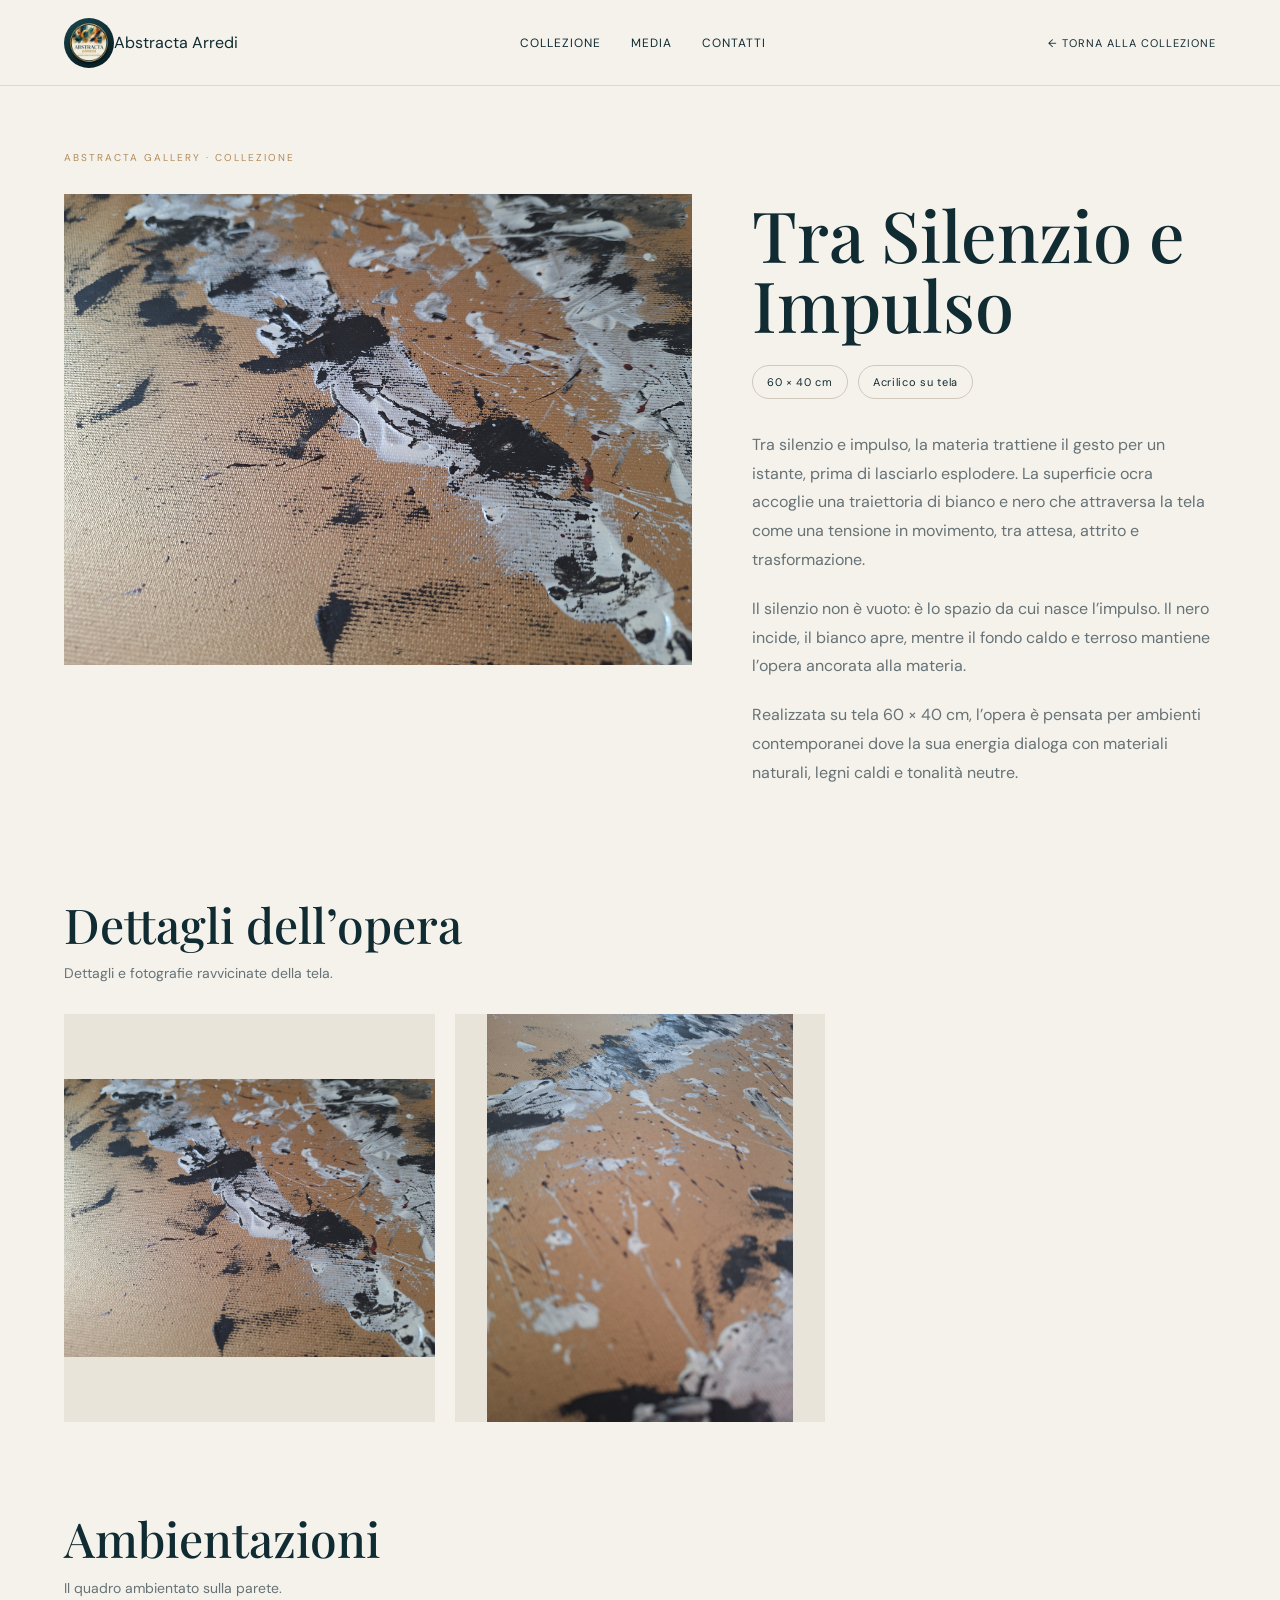
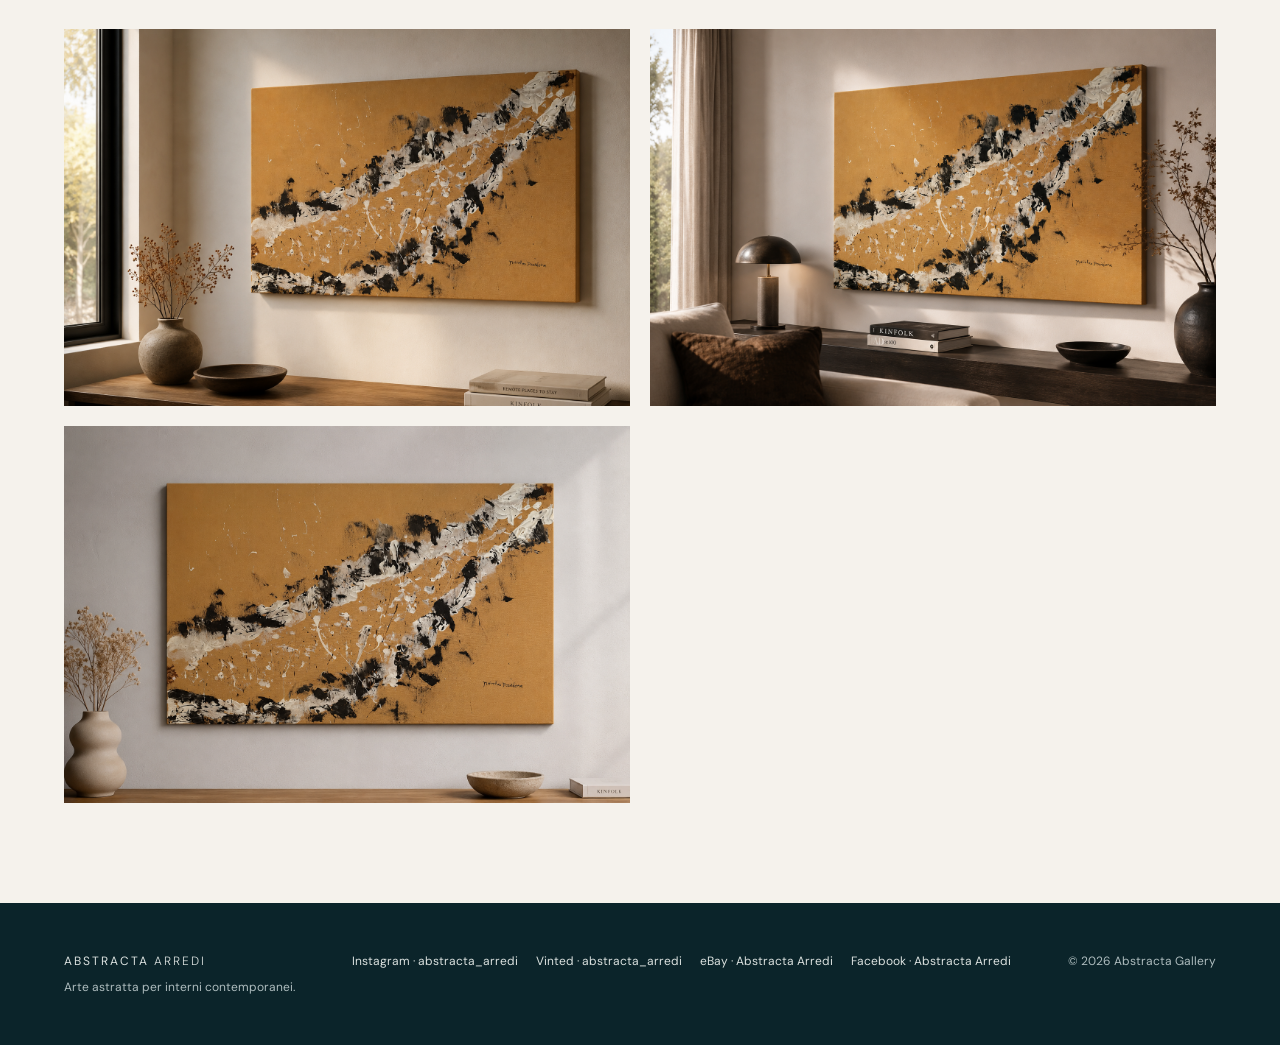
<file: tra-silenzio-e-impulso.html>
<!DOCTYPE html>
<html lang="it"><head><meta charset="UTF-8"><meta name="viewport" content="width=device-width,initial-scale=1.0">
<meta name="description" content="Tra Silenzio e Impulso | Abstracta Gallery">
<title>Tra Silenzio e Impulso | Abstracta Gallery</title>
<link rel="preconnect" href="https://fonts.googleapis.com"><link rel="preconnect" href="https://fonts.gstatic.com" crossorigin>
<link href="https://fonts.googleapis.com/css2?family=DM+Sans:wght@400;500;600;700&family=Playfair+Display:wght@500;600&display=swap" rel="stylesheet">
<link rel="stylesheet" href="detail.css"></head><body>
<header class="site-header"><a class="brand logo-only" href="index.html"><img src="images/logo.jpg" alt="Abstracta Arredi"><span class="brand-name">Abstracta Arredi</span></a>
<nav><a href="index.html#collezione">Collezione</a><a href="index.html#media">Media</a><a href="index.html#contatti">Contatti</a></nav><a class="back" href="index.html#collezione">← Torna alla collezione</a></header>
<main class="detail"><div class="crumb">Abstracta Gallery · Collezione</div>
<div class="detail-grid"><div class="main-photo"><img src="images/silenzio-1.jpg" alt="Tra Silenzio e Impulso"></div>
<div class="info"><h1>Tra Silenzio e Impulso</h1><div class="meta"><span class="pill">60 × 40 cm</span><span class="pill">Acrilico su tela</span></div>
<div class="desc"><p>Tra silenzio e impulso, la materia trattiene il gesto per un istante, prima di lasciarlo esplodere. La superficie ocra accoglie una traiettoria di bianco e nero che attraversa la tela come una tensione in movimento, tra attesa, attrito e trasformazione.</p><p>Il silenzio non è vuoto: è lo spazio da cui nasce l’impulso. Il nero incide, il bianco apre, mentre il fondo caldo e terroso mantiene l’opera ancorata alla materia.</p><p>Realizzata su tela 60 × 40 cm, l’opera è pensata per ambienti contemporanei dove la sua energia dialoga con materiali naturali, legni caldi e tonalità neutre.</p></div></div></div>

<section class="gallery">
  <h2>Dettagli dell’opera</h2>
  <p class="section-note">Dettagli e fotografie ravvicinate della tela.</p>
  <div class="gallery-grid">
    <a href="images/silenzio-1.jpg" target="_blank"><img src="images/silenzio-1.jpg" alt="Tra Silenzio e Impulso - dettaglio 1"></a>
    <a href="images/silenzio-2.jpg" target="_blank"><img src="images/silenzio-2.jpg" alt="Tra Silenzio e Impulso - dettaglio 2"></a>
  </div>
</section>


<section class="ambient">
  <h2>Ambientazioni</h2>
  <p class="section-note">Il quadro ambientato sulla parete.</p>
  <div class="ambient-grid">
    <img src="images/silenzio-ambientazione-1.png" alt="Tra Silenzio e Impulso sulla parete - vista 1">
    <img src="images/silenzio-ambientazione-2.png" alt="Tra Silenzio e Impulso sulla parete - vista 2">
    <img src="images/silenzio-ambientazione-3.png" alt="Tra Silenzio e Impulso sulla parete - vista 3">
  </div>
</section>

</main>
<footer>
  <div class="footer-main">
    <div class="footer-brand">ABSTRACTA <span>ARREDI</span></div>
    <p>Arte astratta per interni contemporanei.</p>
  </div>
  <div class="social-footer">
    <a href="#" aria-label="Instagram">Instagram · abstracta_arredi</a>
    <a href="#" aria-label="Vinted">Vinted · abstracta_arredi</a>
    <a href="#" aria-label="eBay">eBay · Abstracta Arredi</a>
    <a href="#" aria-label="Facebook">Facebook · Abstracta Arredi</a>
  </div>
  <div class="footer-copy">© 2026 Abstracta Gallery</div>
</footer>
</body></html>
</file>
<file: style.css>
:root{--ink:#102b32;--blue:#164b57;--gold:#b18b57;--cream:#f5f2ec;--white:#fff;--muted:#667276}
*{box-sizing:border-box}html{scroll-behavior:smooth}body{margin:0;color:var(--ink);background:var(--cream);font-family:"DM Sans",sans-serif}a{text-decoration:none;color:inherit}
.site-header{height:86px;padding:0 5vw;display:flex;align-items:center;justify-content:space-between;background:rgba(245,242,236,.94);backdrop-filter:blur(12px);position:sticky;top:0;z-index:20;border-bottom:1px solid #ddd8ce}
.brand{display:flex;align-items:center;gap:12px;font-size:14px;letter-spacing:2px;font-weight:700}.brand img{width:52px;height:52px;border-radius:50%;object-fit:cover}.brand b{font-weight:400}
nav{display:flex;gap:34px;font-size:13px;text-transform:uppercase;letter-spacing:1px}nav a:hover{color:var(--gold)}
.cart-btn{border:1px solid var(--ink);background:none;border-radius:100px;padding:10px 17px;cursor:pointer;color:var(--ink)}.cart-btn span{background:var(--ink);color:white;border-radius:50%;padding:2px 7px;margin-left:5px}.menu{display:none;border:0;background:none;font-size:25px}
.hero{min-height:calc(100vh - 86px);display:grid;grid-template-columns:45% 55%;overflow:hidden}.hero-copy{padding:11vw 5vw;display:flex;flex-direction:column;align-items:flex-start;justify-content:center}.eyebrow{font-size:11px;letter-spacing:2.4px;color:var(--gold);font-weight:700;margin:0 0 18px}.hero h1,h2{font-family:"Playfair Display",serif;font-weight:500;line-height:.96;margin:0}.hero h1{font-size:clamp(64px,8vw,118px)}em{font-weight:500;color:var(--gold)}.lead{max-width:490px;color:var(--muted);font-size:17px;line-height:1.7;margin:30px 0}.btn{display:inline-flex;gap:25px;align-items:center;background:var(--ink);color:white;border:0;padding:16px 23px;font-size:12px;letter-spacing:1px;text-transform:uppercase;cursor:pointer}.btn:hover{background:var(--gold)}
.hero-art{position:relative;background:#d7ddd8;min-height:700px;overflow:hidden;background:radial-gradient(circle at 25% 30%,#f4f0df 0 7%,transparent 8%),linear-gradient(130deg,#b7cbc5,#e6dfcf 46%,#7d8f89)}
.art-shape{position:absolute;filter:blur(.2px)}.s1{width:55%;height:85%;background:#d8c9a9;left:3%;top:8%;border-radius:48% 52% 55% 45%;transform:rotate(20deg);mix-blend-mode:multiply}.s2{width:50%;height:78%;background:#245864;right:0;top:-8%;border-radius:58% 42% 45% 55%;transform:rotate(-28deg);mix-blend-mode:multiply}.s3{width:46%;height:42%;background:#b27550;left:35%;bottom:2%;border-radius:50%;transform:rotate(-18deg);mix-blend-mode:multiply}.s4{width:28%;height:70%;background:#e8e1d1;left:38%;top:5%;border-radius:45%;transform:rotate(32deg);mix-blend-mode:screen}.art-label{position:absolute;bottom:35px;right:38px;color:white;letter-spacing:2px;font-size:10px;line-height:1.7;text-align:right}.art-label b{font-size:12px}
.intro{padding:150px 10vw;text-align:center;max-width:1000px;margin:auto}.intro h2,.about h2,.contact h2{font-size:clamp(45px,6vw,80px)}.intro>p:last-child{max-width:600px;margin:28px auto;color:var(--muted);line-height:1.7}
.collection{padding:80px 5vw}.section-head{display:flex;align-items:end;justify-content:space-between;margin-bottom:45px}.section-head h2{font-size:62px}.filters{display:flex;gap:8px}.filter{border:1px solid #cfc9bd;background:none;padding:9px 15px;border-radius:30px;font-size:11px;cursor:pointer}.filter.active,.filter:hover{background:var(--ink);color:white;border-color:var(--ink)}
.products{display:grid;grid-template-columns:repeat(3,1fr);gap:25px}.product-card{cursor:pointer}.product-img{aspect-ratio:1/1.16;position:relative;overflow:hidden;background:#d8d3c8}.product-img:after{content:"";position:absolute;inset:0;background:linear-gradient(135deg,transparent,#fff3 45%,transparent 46%);mix-blend-mode:screen}.product-img .shape{position:absolute}.p1{inset:9% 13%;background:linear-gradient(130deg,#173f48 0 24%,#d2c2a4 25% 53%,#a45e40 54% 70%,#e7e0cf 71%);transform:rotate(-7deg);border-radius:48% 52% 45% 55%}.p2{inset:10% 15%;background:linear-gradient(35deg,#2b5560 0 30%,#ded4c2 31% 55%,#b98458 56% 72%,#ede8dc 73%);transform:rotate(9deg);border-radius:40%}.p3{inset:8% 12%;background:linear-gradient(160deg,#eee7d8 0 25%,#a86f4b 26% 45%,#315d65 46% 68%,#d3c09b 69%);transform:rotate(-12deg);border-radius:52%}.p4{inset:11% 16%;background:linear-gradient(110deg,#c9b99c 0 30%,#194853 31% 50%,#b66d49 51% 73%,#e9e4d7 74%);transform:rotate(5deg);border-radius:47%}.p5{inset:7% 14%;background:linear-gradient(145deg,#e8e0d1 0 20%,#a8714f 21% 42%,#315b63 43% 63%,#c7b68f 64%);transform:rotate(-4deg);border-radius:42% 58%}.p6{inset:10% 12%;background:linear-gradient(70deg,#d8c8a6 0 24%,#22515c 25% 48%,#c07b53 49% 66%,#eae3d5 67%);transform:rotate(8deg);border-radius:50%}
.product-info{padding:17px 2px;display:flex;justify-content:space-between;gap:10px}.product-info h3{font:500 19px "Playfair Display",serif;margin:0 0 5px}.product-info p{font-size:11px;color:var(--muted);margin:0}.price{font-weight:700;font-size:14px}.buy{border:0;background:none;text-decoration:underline;cursor:pointer;margin-top:9px;padding:0;color:var(--ink);font-size:11px}
.about{display:grid;grid-template-columns:1fr 1fr;margin-top:100px;background:#e6e0d4}.about-image{min-height:650px;position:relative;overflow:hidden;background:linear-gradient(135deg,#7c9994,#e3d9c4)}.mini-art{position:absolute;inset:15% 19%;background:linear-gradient(145deg,#183f49 0 26%,#d2c29f 27% 51%,#b06c4b 52% 72%,#eee8db 73%);transform:rotate(-8deg);box-shadow:20px 25px 50px #294a4a55}.about-copy{padding:12vw 9vw}.about-copy p:not(.eyebrow){color:var(--muted);line-height:1.8;max-width:500px}.text-link{display:inline-block;margin-top:20px;text-decoration:underline;text-underline-offset:6px}
.manifesto{padding:130px 8vw;text-align:center;background:var(--ink);color:white}.manifesto p{font:500 clamp(38px,5vw,70px) "Playfair Display",serif;line-height:1.08;margin:0}
.contact{padding:120px 10vw;display:grid;grid-template-columns:1fr 1fr;gap:80px}.contact form{display:flex;flex-direction:column;gap:13px}.contact input,.contact textarea{border:0;border-bottom:1px solid #c8c2b7;background:transparent;padding:15px 2px;font:inherit;outline:none;resize:vertical}.contact input:focus,.contact textarea:focus{border-color:var(--gold)}.contact small{color:var(--gold)}
footer{background:#0b242a;color:#dbe1df;padding:55px 5vw;display:flex;justify-content:space-between;align-items:center;font-size:12px}.footer-brand{letter-spacing:2px}.footer-brand span{font-weight:300}
.cart{position:fixed;z-index:50;right:0;top:0;height:100vh;width:min(430px,100%);background:#f8f5ef;transform:translateX(100%);transition:.3s;display:flex;flex-direction:column;box-shadow:-15px 0 40px #0002}.cart.open{transform:none}.cart-head{padding:25px;display:flex;justify-content:space-between;border-bottom:1px solid #ddd6ca}.cart-head h3{margin:0;font:500 27px "Playfair Display",serif}.cart-head button{font-size:28px;border:0;background:none;cursor:pointer}.cart-items{overflow:auto}.cart-row{display:flex;gap:14px;padding:18px 25px;border-bottom:1px solid #e0dacf}.cart-thumb{width:75px;height:85px;background:#c7c0b1}.cart-row h4{margin:0 0 7px;font:500 17px "Playfair Display",serif}.cart-row p{margin:0;font-size:12px}.remove{border:0;background:none;text-decoration:underline;font-size:10px;padding:8px 0;cursor:pointer}.cart-bottom{margin-top:auto;padding:25px;border-top:1px solid #ddd6ca}.cart-bottom>div{display:flex;justify-content:space-between;margin-bottom:18px}.cart-bottom small{display:block;color:#777;margin-top:13px;line-height:1.5}.overlay{display:none;position:fixed;inset:0;background:#0006;z-index:40}.overlay.show{display:block}
@media(max-width:800px){.site-header{height:72px}.brand span{display:none}nav{position:absolute;top:72px;left:0;right:0;background:var(--cream);display:none;flex-direction:column;padding:25px 5vw;border-bottom:1px solid #ddd}.menu{display:block}nav.open{display:flex}.hero{grid-template-columns:1fr}.hero-copy{padding:80px 8vw}.hero-art{min-height:500px}.products{grid-template-columns:1fr 1fr}.about,.contact{grid-template-columns:1fr}.about-image{min-height:450px}.contact{gap:45px}.section-head{align-items:flex-start;gap:25px;flex-direction:column}.filters{flex-wrap:wrap}.intro{padding:100px 8vw}footer{flex-direction:column;align-items:flex-start;gap:15px}}
@media(max-width:520px){.products{grid-template-columns:1fr}.hero h1{font-size:65px}.cart-btn{padding:8px 12px}.collection{padding:60px 6vw}}

.product-card{display:block;color:inherit}
.product-card:hover .product-img img{transform:scale(1.025)}
.real-art img{width:100%;height:100%;object-fit:cover;display:block;transition:transform .5s ease}
.details-link{display:inline-block;margin-top:10px;font-size:11px;text-decoration:underline;text-underline-offset:5px}
.product-card .product-info{padding:17px 2px}

/* Opere reali: mostra sempre l'immagine completa */
.product-img.real-art img{object-fit:contain;background:#e9e4d9}

.logo-only img{width:64px;height:64px;border-radius:50%;object-fit:cover}.media-section{padding:100px 5vw;background:#ebe6dc}.media-grid{display:grid;grid-template-columns:repeat(2,1fr);gap:24px}.media-card{display:block;background:#d9d3c8;overflow:hidden}.media-image img,.media-video video{display:block;width:100%;height:auto;max-height:760px;object-fit:contain}.media-video{grid-column:1/-1}.socials{display:flex;gap:18px;flex-wrap:wrap;align-items:center}.socials a{color:#dbe1df;border-bottom:1px solid transparent}.socials a:hover{color:#d7b779;border-color:#d7b779}@media(max-width:800px){.media-grid{grid-template-columns:1fr}.media-video{grid-column:auto}.socials{flex-direction:column;align-items:flex-start}}

/* Final Abstracta Gallery refinements */
.media-pair{display:grid;grid-template-columns:1fr 1fr;gap:24px;align-items:stretch}
.ad-panel,.video-panel{display:block;position:relative;overflow:hidden;background:#0d252b;min-height:520px}
.ad-panel img{width:100%;height:100%;object-fit:contain;display:block;background:#ebe6dc}
.video-panel video{width:100%;height:100%;min-height:520px;object-fit:cover;display:block;background:#0d252b}
.video-label{position:absolute;left:20px;bottom:18px;color:#fff;font-size:11px;letter-spacing:1.5px;text-shadow:0 2px 10px #000}
.section-note{color:var(--muted);line-height:1.7;margin-top:-15px;margin-bottom:25px}
.social-footer{display:flex;gap:18px;flex-wrap:wrap;margin-top:15px}
.social-footer a{color:inherit;font-size:11px;letter-spacing:.6px}
.social-footer a:hover{color:#b18b57}
.brand span{white-space:nowrap}
@media(max-width:800px){.media-pair{grid-template-columns:1fr}.ad-panel,.video-panel,.video-panel video{min-height:420px}}

/* Ultima rifinitura Abstracta Gallery */
.brand{gap:9px}
.brand-name{font-size:12px;letter-spacing:1.1px;font-weight:500;white-space:nowrap}
.media-pair{grid-template-columns:1fr 1fr;gap:24px}
.ad-panel{background:#ebe6dc}
.ad-panel img{object-fit:contain;background:#ebe6dc}
.video-panel{background:#4d7f55}
.video-panel video{background:#4d7f55;object-fit:contain}
.video-label{background:rgba(0,0,0,.25);padding:7px 10px;border-radius:3px}
.ambient-grid{grid-template-columns:1fr 1fr}
.ambient-grid img{aspect-ratio:16/10;object-fit:cover}
@media(max-width:800px){
  .brand-name{font-size:11px}
  .media-pair{grid-template-columns:1fr}
}

.brand{display:flex!important;align-items:center!important;gap:8px!important}
.brand img{width:50px!important;height:50px!important;border-radius:50%!important;object-fit:cover!important}
.brand-name{font-size:12px!important;letter-spacing:.9px!important;font-weight:500!important;white-space:nowrap!important}
.media-pair{display:grid!important;grid-template-columns:1fr 1fr!important;gap:24px!important}
.ad-panel{background:#ebe6dc!important;overflow:hidden!important}
.ad-panel img{width:100%!important;height:100%!important;object-fit:contain!important;display:block!important}
.video-panel{background:#4f8058!important;position:relative!important;overflow:hidden!important}
.video-panel video{width:100%!important;height:100%!important;min-height:520px!important;object-fit:contain!important;background:#4f8058!important}
.social-footer{display:flex!important;gap:18px!important;flex-wrap:wrap!important}
.ambient-grid{display:grid!important;grid-template-columns:1fr 1fr!important;gap:20px!important}
.ambient-grid img{width:100%!important;aspect-ratio:16/10!important;object-fit:cover!important;display:block!important}
@media(max-width:800px){.media-pair{grid-template-columns:1fr!important}.ambient-grid{grid-template-columns:1fr!important}}

/* ULTIMO FIX */
.brand{display:flex!important;align-items:center!important;gap:8px!important}
.brand img{width:50px!important;height:50px!important;border-radius:50%!important;object-fit:cover!important}
.brand-name{display:inline-block!important;font-size:12px!important;line-height:1!important;letter-spacing:.8px!important;font-weight:500!important;white-space:nowrap!important}
.media-showcase{margin-top:55px!important}
.media-pair{display:grid!important;grid-template-columns:minmax(0,1fr) 260px!important;gap:22px!important;align-items:stretch!important}
.ad-panel{display:block!important;overflow:hidden!important;background:#eee9df!important}
.ad-panel img{display:block!important;width:100%!important;height:100%!important;min-height:420px!important;object-fit:contain!important}
.video-panel{position:relative!important;overflow:hidden!important;background:#4f8058!important;border-radius:8px!important;min-height:420px!important}
.video-panel video{display:block!important;width:100%!important;height:100%!important;min-height:420px!important;object-fit:cover!important;background:#4f8058!important}
.video-badge{position:absolute!important;left:12px!important;bottom:12px!important;background:rgba(0,0,0,.35)!important;color:#fff!important;padding:5px 8px!important;font-size:9px!important;letter-spacing:1.5px!important}
.ambient-grid{display:grid!important;grid-template-columns:1fr 1fr!important;gap:20px!important}
.ambient-grid img{display:block!important;width:100%!important;aspect-ratio:16/10!important;object-fit:cover!important}
@media(max-width:800px){
 .media-pair{grid-template-columns:1fr!important}
 .video-panel,.video-panel video{min-height:260px!important}
 .ambient-grid{grid-template-columns:1fr!important}
}

/* LAYOUT DEFINITIVO: header + media sotto la collezione */
.brand{display:flex!important;align-items:center!important;gap:8px!important}
.brand img{width:48px!important;height:48px!important;border-radius:50%!important;object-fit:cover!important}
.brand-name{display:inline-block!important;font-size:12px!important;line-height:1!important;letter-spacing:.7px!important;font-weight:500!important;white-space:nowrap!important}

.media-showcase{margin:72px auto 0!important;padding-top:10px!important}
.media-head{margin-bottom:28px!important}
.media-head h2{font-size:clamp(28px,3.2vw,44px)!important;line-height:1.08!important;margin:0!important}
.media-intro{max-width:420px!important}
.media-pair{display:grid!important;grid-template-columns:minmax(0,1fr) 230px!important;gap:24px!important;align-items:stretch!important}
.ad-panel{display:flex!important;align-items:center!important;justify-content:center!important;overflow:hidden!important;background:#eee9df!important;min-height:360px!important;max-height:520px!important}
.ad-panel img{display:block!important;width:100%!important;height:100%!important;max-height:520px!important;object-fit:contain!important}
.video-panel{position:relative!important;overflow:hidden!important;background:#4f8058!important;min-height:360px!important;max-height:520px!important;border-radius:8px!important}
.video-panel video{display:block!important;width:100%!important;height:100%!important;min-height:360px!important;max-height:520px!important;object-fit:contain!important;background:#4f8058!important}
.video-badge{position:absolute!important;left:12px!important;bottom:12px!important;background:rgba(0,0,0,.35)!important;color:#fff!important;padding:5px 8px!important;font-size:9px!important;letter-spacing:1.4px!important}

@media(max-width:800px){
  .brand-name{font-size:11px!important}
  .media-showcase{margin-top:55px!important}
  .media-pair{grid-template-columns:1fr!important}
  .ad-panel,.video-panel,.video-panel video{min-height:260px!important;max-height:none!important}
}

/* ULTIME MODIFICHE RICHIESTE */
.brand{display:flex!important;align-items:center!important;gap:8px!important}
.brand-name{font-size:12px!important;letter-spacing:.7px!important;font-weight:500!important;white-space:nowrap!important}
.media-showcase{padding-left:34px!important;padding-right:34px!important;margin-top:78px!important}
.media-head{padding-left:8px!important;margin-bottom:30px!important}
.media-head h2{font-size:clamp(27px,3vw,42px)!important}
.media-pair{grid-template-columns:minmax(0,0.82fr) minmax(280px,1fr)!important;gap:28px!important;align-items:center!important}
.ad-panel{min-height:360px!important;max-height:480px!important;justify-self:start!important;width:92%!important}
.ad-panel img{max-height:480px!important;object-fit:contain!important}
.video-panel{min-height:400px!important;max-height:540px!important}
.video-panel video{min-height:400px!important;max-height:540px!important;object-fit:contain!important}
@media(max-width:800px){
  .media-showcase{padding-left:18px!important;padding-right:18px!important}
  .media-pair{grid-template-columns:1fr!important}
  .ad-panel{width:100%!important}
}


/* Modifiche richieste: Abstracta Arredi + media */
.brand-name{display:inline-block!important;font-size:12px!important;line-height:1!important;letter-spacing:.7px!important;font-weight:500!important;white-space:nowrap!important}
.media-head h2{font-size:clamp(34px,4vw,56px)!important;line-height:1.05!important}
.media-pair{grid-template-columns:minmax(0,1.18fr) minmax(250px,.82fr)!important;gap:28px!important}
@media(max-width:800px){.brand-name{font-size:11px!important}.media-head h2{font-size:clamp(32px,7vw,46px)!important}.media-pair{grid-template-columns:1fr!important}}

/* RITocco finale richiesto: pubblicitaria leggermente più grande + bordo verde quadrato al video */
.media-pair{grid-template-columns:minmax(0,1.22fr) minmax(250px,.78fr)!important;gap:26px!important}
.ad-panel{width:96%!important;min-height:370px!important;max-height:500px!important}
.ad-panel img{max-height:500px!important}
.video-panel{border:5px solid #4f8058!important;border-radius:0!important;background:#4f8058!important}
@media(max-width:800px){
  .media-pair{grid-template-columns:1fr!important}
  .ad-panel{width:100%!important}
  .video-panel{border-width:4px!important;border-radius:0!important}
}


/* ULTIMO RITOCCO: bordo verde più ampio con sfumatura nera */
.video-panel{
  border:8px solid transparent!important;
  border-radius:0!important;
  background:
    linear-gradient(#4f8058,#4f8058) padding-box,
    linear-gradient(135deg,#5f9b68 0%,#4f8058 45%,#24342a 72%,#080a09 100%) border-box!important;
  box-shadow:0 0 0 2px rgba(0,0,0,.45),0 8px 20px rgba(0,0,0,.22)!important;
}
.video-panel video{
  background:#4f8058!important;
}
@media(max-width:800px){
  .video-panel{border-width:6px!important;border-radius:0!important}
}
</file>
<file: detail.css>
*{box-sizing:border-box}
html{scroll-behavior:smooth}
body{margin:0;color:#102b32;background:#f5f2ec;font-family:"DM Sans",sans-serif}
a{text-decoration:none;color:inherit}

.site-header{min-height:86px;padding:12px 5vw;display:flex;align-items:center;justify-content:space-between;gap:25px;background:rgba(245,242,236,.96);backdrop-filter:blur(12px);position:sticky;top:0;z-index:20;border-bottom:1px solid #ddd8ce}
.brand{display:flex;align-items:center;flex-shrink:0}
.logo-only img{width:50px;height:50px;border-radius:50%;object-fit:cover;display:block}
nav{display:flex;align-items:center;justify-content:center;gap:30px;font-size:12px;text-transform:uppercase;letter-spacing:1px}
nav a:hover,.back:hover{color:#b18b57}
.back{flex-shrink:0;font-size:11px;text-transform:uppercase;letter-spacing:1px}

.detail{width:100%;max-width:1400px;margin:0 auto;padding:65px 5vw 100px}
.crumb{font-size:10px;letter-spacing:2px;color:#b18b57;text-transform:uppercase;margin-bottom:30px}
.detail-grid{display:grid;grid-template-columns:minmax(0,1.15fr) minmax(320px,.85fr);gap:60px;align-items:start}

.main-photo{width:100%;background:#e9e4d9;display:flex;align-items:center;justify-content:center;overflow:hidden}
.main-photo img{display:block;width:100%;height:auto;max-width:100%;max-height:760px;object-fit:contain}

.info{min-width:0;padding-top:5px}
.info h1{font:500 clamp(44px,5.5vw,78px)/1 "Playfair Display",serif;margin:0 0 25px;overflow-wrap:break-word}
.meta{display:flex;flex-wrap:wrap;gap:10px;margin-bottom:32px}
.pill{border:1px solid #cfc8bb;border-radius:30px;padding:9px 14px;font-size:11px;letter-spacing:.7px}
.desc{color:#667276;font-size:16px;line-height:1.8}
.desc p{margin:0 0 20px}

.gallery,.ambient{margin-top:90px}
.gallery h2,.ambient h2{font:500 clamp(34px,4vw,48px)/1.1 "Playfair Display",serif;margin:0 0 12px}
.section-note{color:#667276;line-height:1.7;margin:0 0 28px;font-size:14px}
.gallery-grid{display:grid;grid-template-columns:repeat(3,minmax(0,1fr));gap:20px}
.gallery-grid a{display:flex;align-items:center;justify-content:center;min-width:0;background:#e9e4d9;overflow:hidden}
.gallery-grid img{display:block;width:100%;height:auto;max-width:100%;aspect-ratio:1/1.1;object-fit:contain;background:#e9e4d9}

.ambient-grid{display:grid;grid-template-columns:repeat(2,minmax(0,1fr));gap:20px}
.ambient-grid img{display:block;width:100%;height:auto;max-width:100%;object-fit:contain;background:#e9e4d9}

footer{background:#0b242a;color:#dbe1df;padding:50px 5vw;display:flex;justify-content:space-between;align-items:flex-start;gap:30px;flex-wrap:wrap;font-size:12px}
.footer-brand{letter-spacing:2px}.footer-brand span{font-weight:300}
.footer-main p{margin:10px 0 0;color:#aebcbe}
.social-footer{display:flex;gap:18px;flex-wrap:wrap}
.social-footer a:hover{color:#d7b779}.footer-copy{color:#aebcbe}

@media(max-width:900px){
.site-header{min-height:76px;padding:10px 5vw}
nav{gap:18px;font-size:10px}.back{font-size:10px}
.detail{padding:50px 6vw 80px}
.detail-grid{grid-template-columns:1fr;gap:45px}
.info{padding-top:0}.info h1{font-size:clamp(42px,8vw,64px)}
.gallery-grid{grid-template-columns:repeat(2,minmax(0,1fr))}
}

@media(max-width:600px){
.site-header{min-height:68px;padding:9px 5vw;gap:10px}
.logo-only img{width:44px;height:44px}
nav{display:none}
.back{font-size:9px;letter-spacing:.7px;text-align:right}
.detail{padding:35px 5vw 65px}
.crumb{margin-bottom:22px;font-size:9px}
.detail-grid{gap:32px}
.main-photo img{width:100%;max-height:none}
.info h1{font-size:clamp(38px,11vw,52px);line-height:1.02;margin-bottom:20px}
.meta{gap:7px;margin-bottom:25px}
.pill{padding:8px 11px;font-size:10px}
.desc{font-size:15px;line-height:1.75}
.gallery,.ambient{margin-top:60px}
.gallery h2,.ambient h2{font-size:34px}
.section-note{font-size:13px;margin-bottom:22px}
.gallery-grid{grid-template-columns:1fr;gap:16px}
.gallery-grid img{aspect-ratio:auto}
.ambient-grid{grid-template-columns:1fr;gap:16px}
.ambient-grid img{width:100%;height:auto}
footer{padding:40px 5vw;flex-direction:column;gap:22px}
.social-footer{flex-direction:column;gap:10px}
}
</file>
